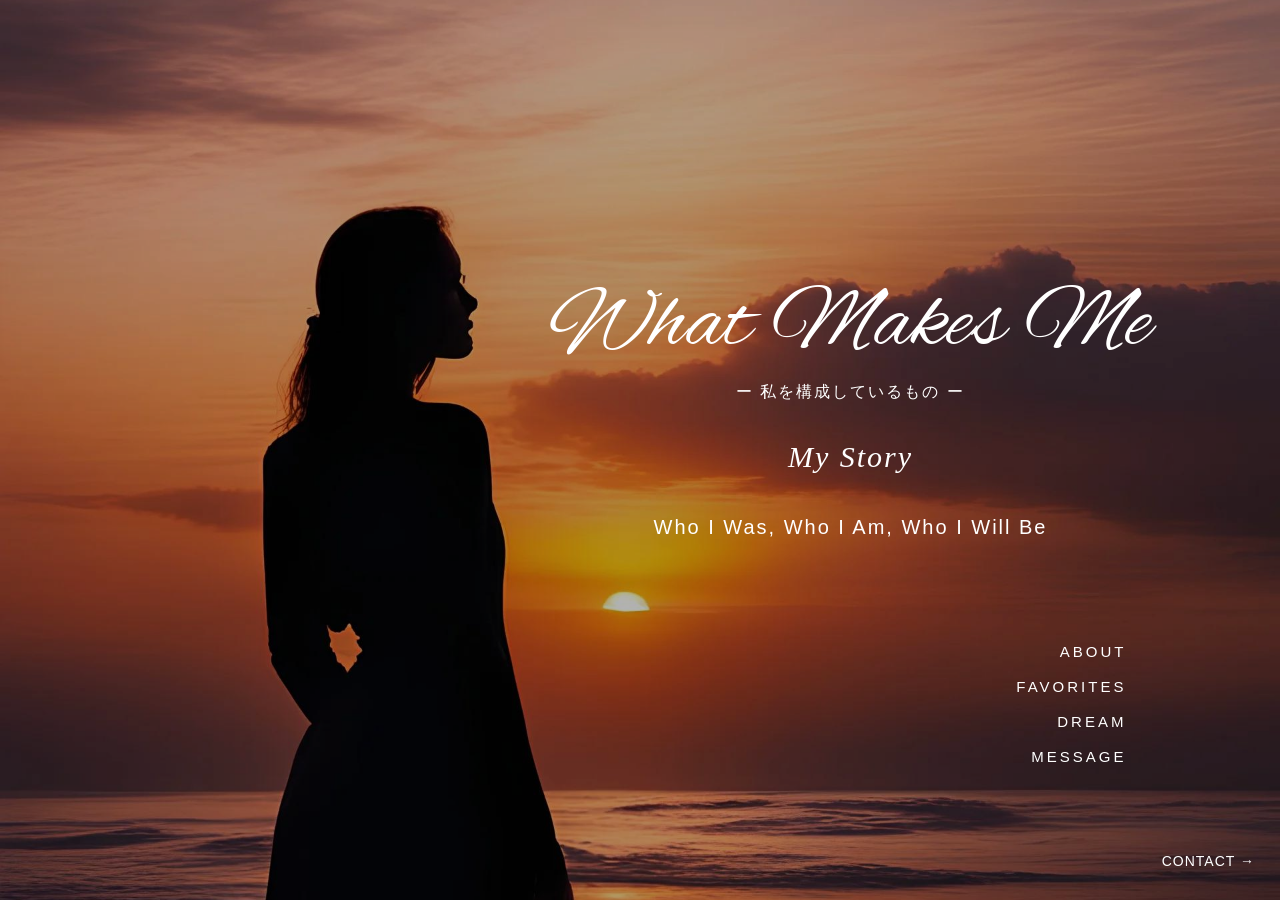
<file: index.html>
<!DOCTYPE html>
<html lang="ja">

<head>
    <meta charset="UTF-8">
    <meta name="viewport" content="width=device-width, initial-scale=1.0">
    <title>What Makes Me</title>
    <link rel="stylesheet" href="css/style.css">
    <link rel="preconnect" href="https://fonts.googleapis.com">
    <link rel="preconnect" href="https://fonts.gstatic.com" crossorigin>
    <link href="https://fonts.googleapis.com/css2?family=Alex+Brush&display=swap" rel="stylesheet">
</head>

<body>

    <!-- TOPページ -->
    <section class="hero">

        <div class="overlay"></div>

        <div class="hero-text">

            <h1>What Makes Me</h1>

            <p class="subtitle">
                ー 私を構成しているもの ー</p>
            <p class="top-my-story">My Story</p>
            <p class="concept">
                Who I Was, Who I Am, Who I Will Be</p>

        </div>

        <nav class="navigation">
            <a href="about.html" class="about">ABOUT</a>
            <a href="favorites.html" class="favorites">FAVORITES</a>
            <a href="dream.html" class="dream">DREAM</a>
            <a href="message.html" class="message">MESSAGE</a>
        </nav>

    </section>

    <!-- CONTACT -->
    <a href="contact.html" class="contact">
        CONTACT →
        <span>Let's talk.</span>
    </a>

    <script>

        const targets = document.querySelectorAll('.fade-up');

        const observer = new IntersectionObserver((entries) => {

            entries.forEach(entry => {

                if (entry.isIntersecting) {

                    entry.target.classList.add('show');

                }

            });

        });

        targets.forEach(target => {

            observer.observe(target);

        });

    </script>
</body>


</html>
</file>
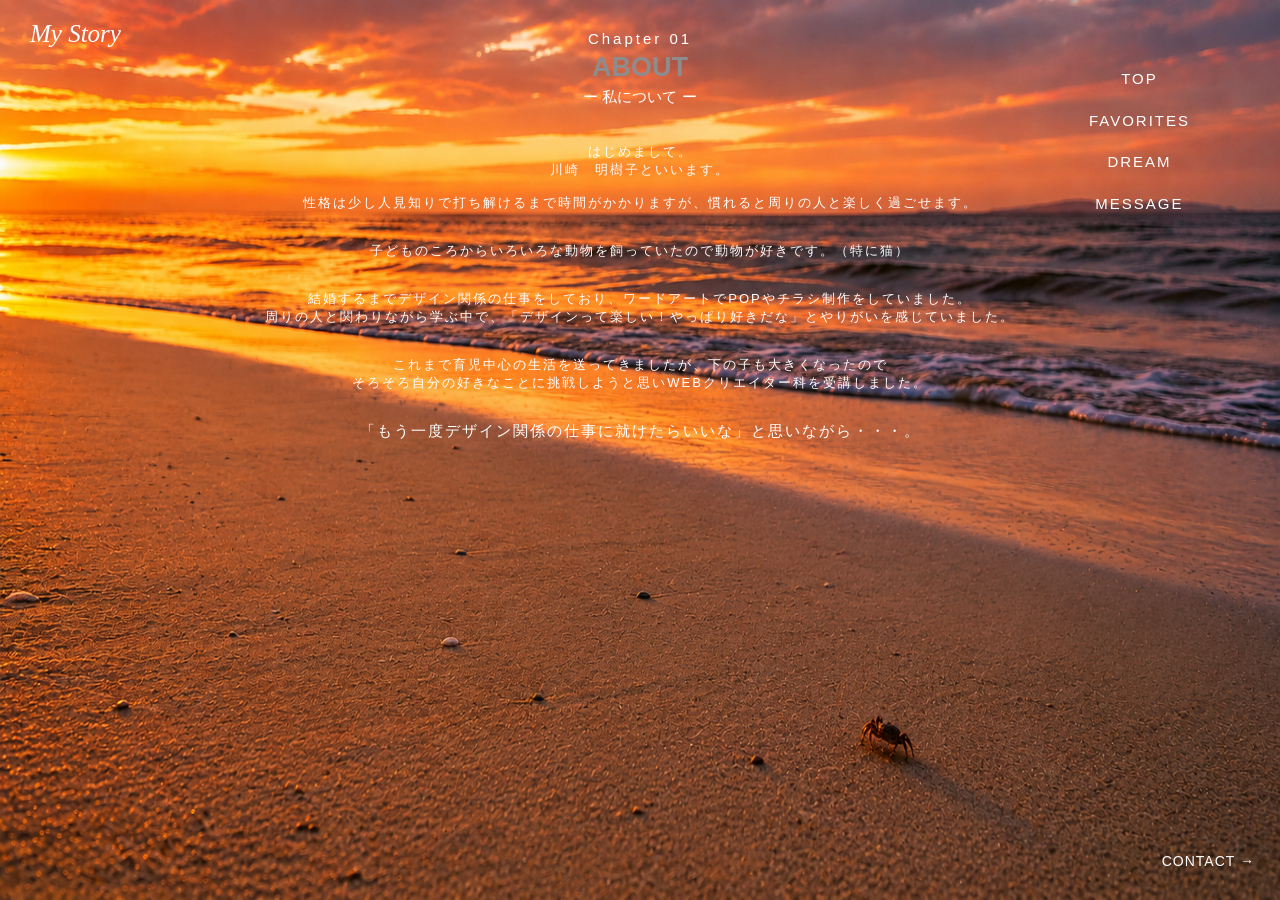
<file: about.html>
<!DOCTYPE html>
<html lang="ja">

<head>
    <meta charset="UTF-8">
    <meta name="viewport" content="width=device-width, initial-scale=1.0">
    <title>ABOUT</title>
    <link rel="stylesheet" href="css/style.css">
</head>

<body>
    <section class="about-page">
        <p class="my-story">My Story</p>
        <nav class="nav">
            <a href="index.html">TOP</a>
            <a href="favorites.html">FAVORITES</a>
            <a href="dream.html"> DREAM</a>
            <a href="message.html">MESSAGE</a>
        </nav>
        <p class="Chapter">Chapter 01</p>
        <h2>ABOUT</h2>
        <p>ー 私について ー</p>
        <br>
        <br>
        <p class="about-text">
            はじめまして。 <br>
            川崎　明樹子といいます。<br><br>
            性格は少し人見知りで打ち解けるまで時間がかかりますが、慣れると周りの人と楽しく過ごせます。<br><br><br>
            子どものころからいろいろな動物を飼っていたので動物が好きです。（特に猫）
            <br> <br><br>
            結婚するまでデザイン関係の仕事をしており、ワードアートでPOPやチラシ制作をしていました。<br>
            周りの人と関わりながら学ぶ中で、「デザインって楽しい！やっぱり好きだな」とやりがいを感じていました。
            <br> <br> <br>
            これまで育児中心の生活を送ってきましたが、下の子も大きくなったので <br>
            そろそろ自分の好きなことに挑戦しようと思いWEBクリエイター科を受講しました。 <br> <br><br>
        <p class="about-text1">「もう一度デザイン関係の仕事に就けたらいいな」と思いながら・・・。</p>
        </p>
    </section>

    <a href="contact.html" class="contact">
        CONTACT →
        <span>Let's talk.</span>
    </a>



</body>

</html>
</file>
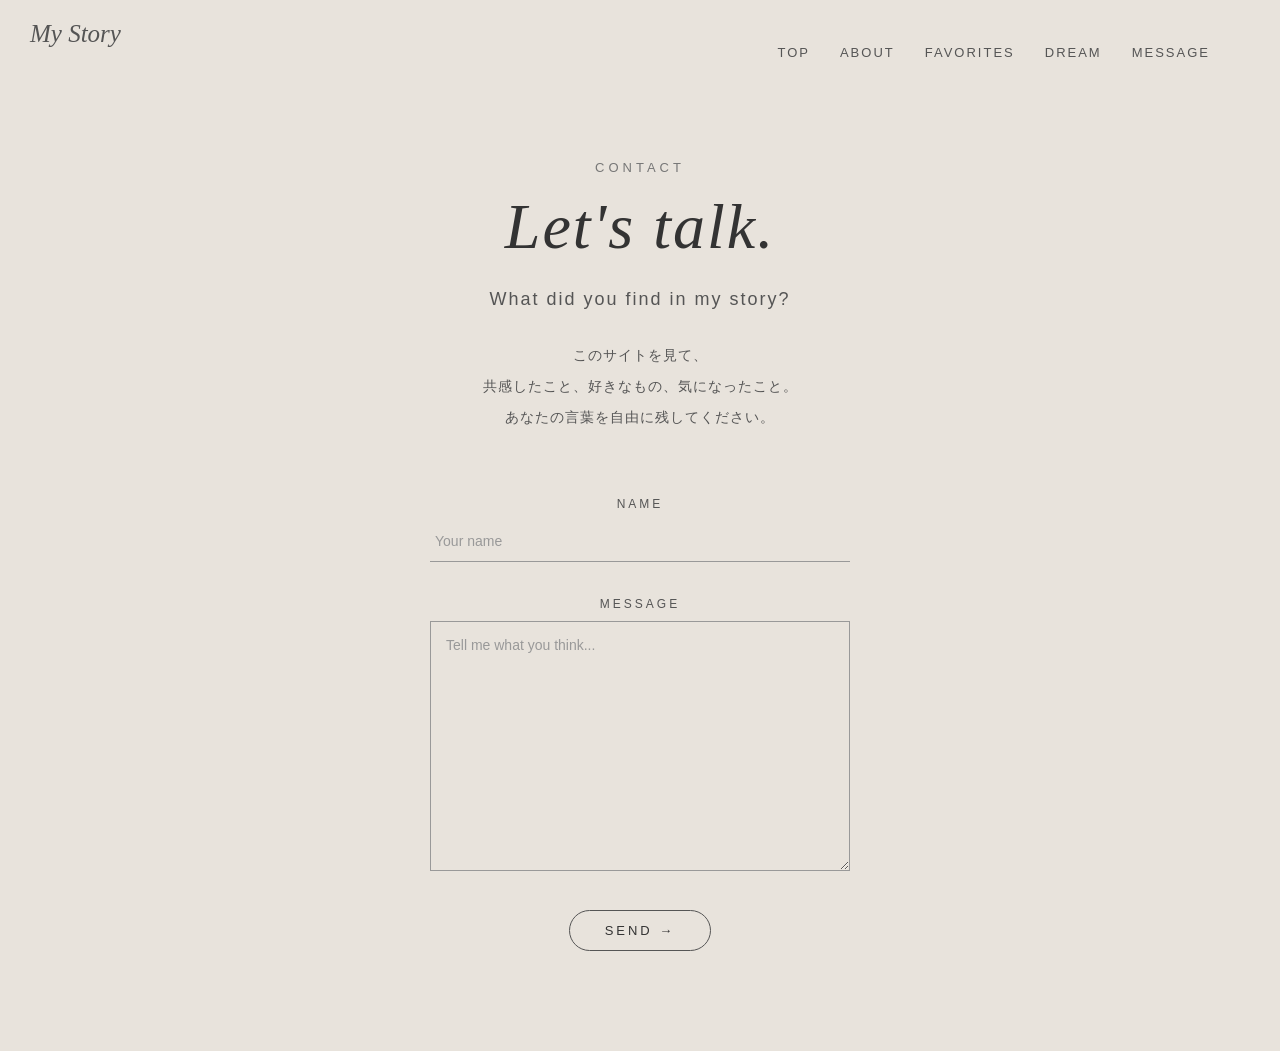
<file: contact.html>
<!DOCTYPE html>
<html lang="ja">

<head>
    <meta charset="UTF-8">
    <meta name="viewport" content="width=device-width, initial-scale=1.0">
    <title>CONTACT</title>
    <link rel="stylesheet" href="css/style.css">
</head>

<body>

    <main class="contact-page">

        <!-- My Story -->
        <p class="my-story">My Story</p>

        <!-- ナビゲーション -->
        <nav class="contact-nav">
            <a href="index.html">TOP</a>
            <a href="about.html">ABOUT</a>
            <a href="favorites.html">FAVORITES</a>
            <a href="dream.html">DREAM</a>
            <a href="message.html">MESSAGE</a>
        </nav>

        <!-- CONTACTメイン -->
        <section class="contact-content">

            <p class="contact-label">CONTACT</p>

            <h1>Let's talk.</h1>

            <p class="contact-question">
                What did you find in my story?
            </p>

            <p class="contact-intro">
                このサイトを見て、<br>
                共感したこと、好きなもの、気になったこと。<br>
                あなたの言葉を自由に残してください。
            </p>

            <!-- メッセージフォーム -->
            <form class="contact-form">

                <div class="form-group">
                    <label for="name">NAME</label>
                    <input type="text" id="name" name="name" placeholder="Your name">
                </div>

                <div class="form-group">
                    <label for="message">MESSAGE</label>
                    <textarea id="message" name="message" placeholder="Tell me what you think..."></textarea>
                </div>

                <button type="submit">SEND →</button>

            </form>

        </section>

    </main>

</body>

</html>
</file>
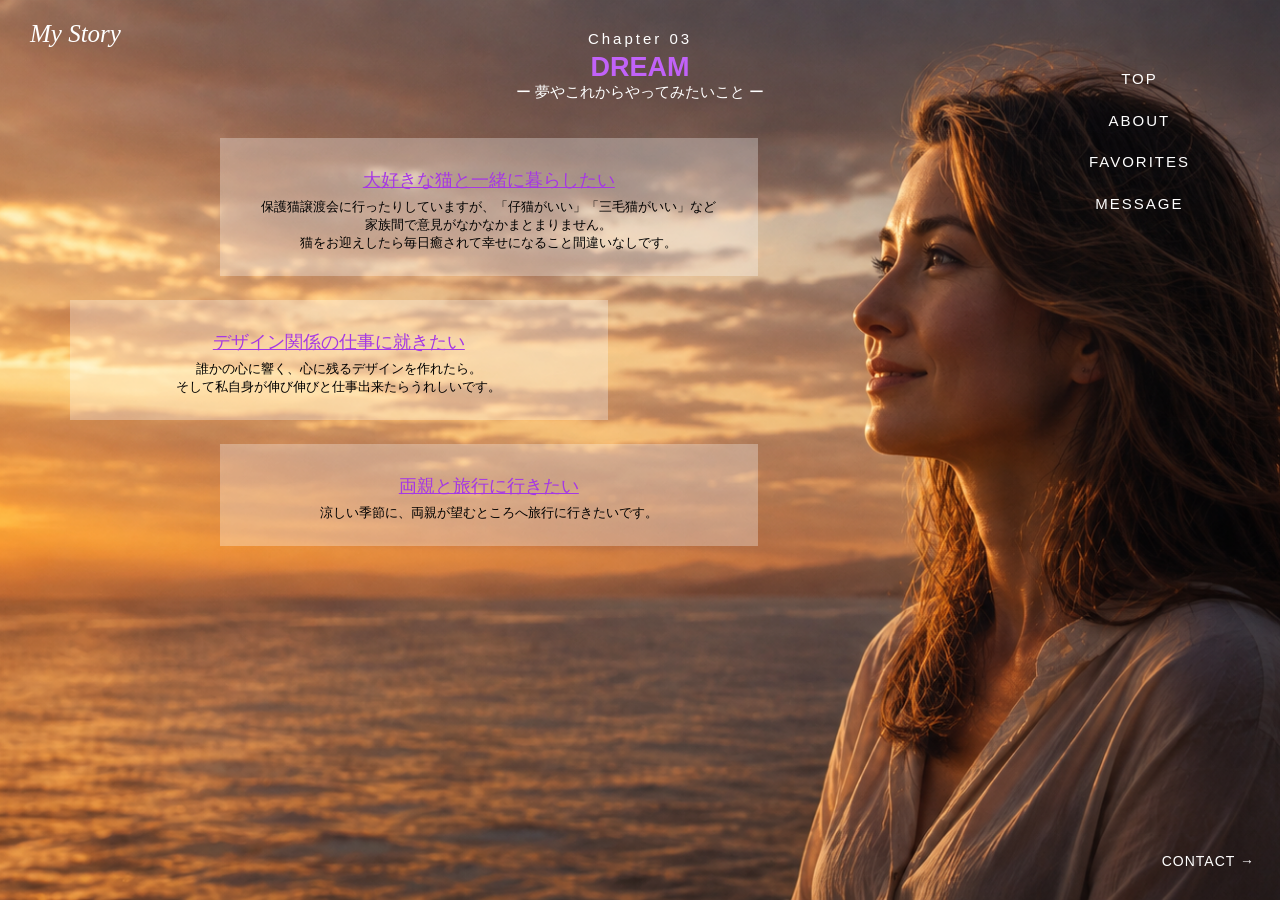
<file: dream.html>
<!DOCTYPE html>
<html lang="ja">

<head>
    <meta charset="UTF-8">
    <meta name="viewport" content="width=device-width, initial-scale=1.0">
    <title>DREAM</title>
    <link rel="stylesheet" href="css/style.css">
</head>

<body>
    <section class="dream-page">
        <p class="my-story">My Story</p>
        <nav class="nav">
            <a href="index.html">TOP</a>
            <a href="about.html"> ABOUT</a>
            <a href="favorites.html">FAVORITES</a>
            <a href="message.html">MESSAGE</a>
        </nav>
        <p class="Chapter">Chapter 03</p>
        <h2>DREAM</h2>
        <p>ー 夢やこれからやってみたいこと ー</p>
        <br><br>
        <div class="about-dream">
            <dl>
                <div class="box-r">
                    <dt>大好きな猫と一緒に暮らしたい</dt>
                    <dd>保護猫譲渡会に行ったりしていますが、「仔猫がいい」「三毛猫がいい」など <br>
                        家族間で意見がなかなかまとまりません。 <br>
                        猫をお迎えしたら毎日癒されて幸せになること間違いなしです。</dd>
                </div>

                <div class="box-l">
                    <dt>デザイン関係の仕事に就きたい</dt>
                    <dd>誰かの心に響く、心に残るデザインを作れたら。 <br>
                        そして私自身が伸び伸びと仕事出来たらうれしいです。</dd>
                </div>

                <div class="box-r">
                    <dt>両親と旅行に行きたい</dt>
                    <dd>涼しい季節に、両親が望むところへ旅行に行きたいです。</dd>
                </div>

            </dl>
        </div>

        <a href="contact.html" class="contact">
            CONTACT →
            <span>Let's talk.</span>
        </a>
    </section>

</body>

</html>
</file>
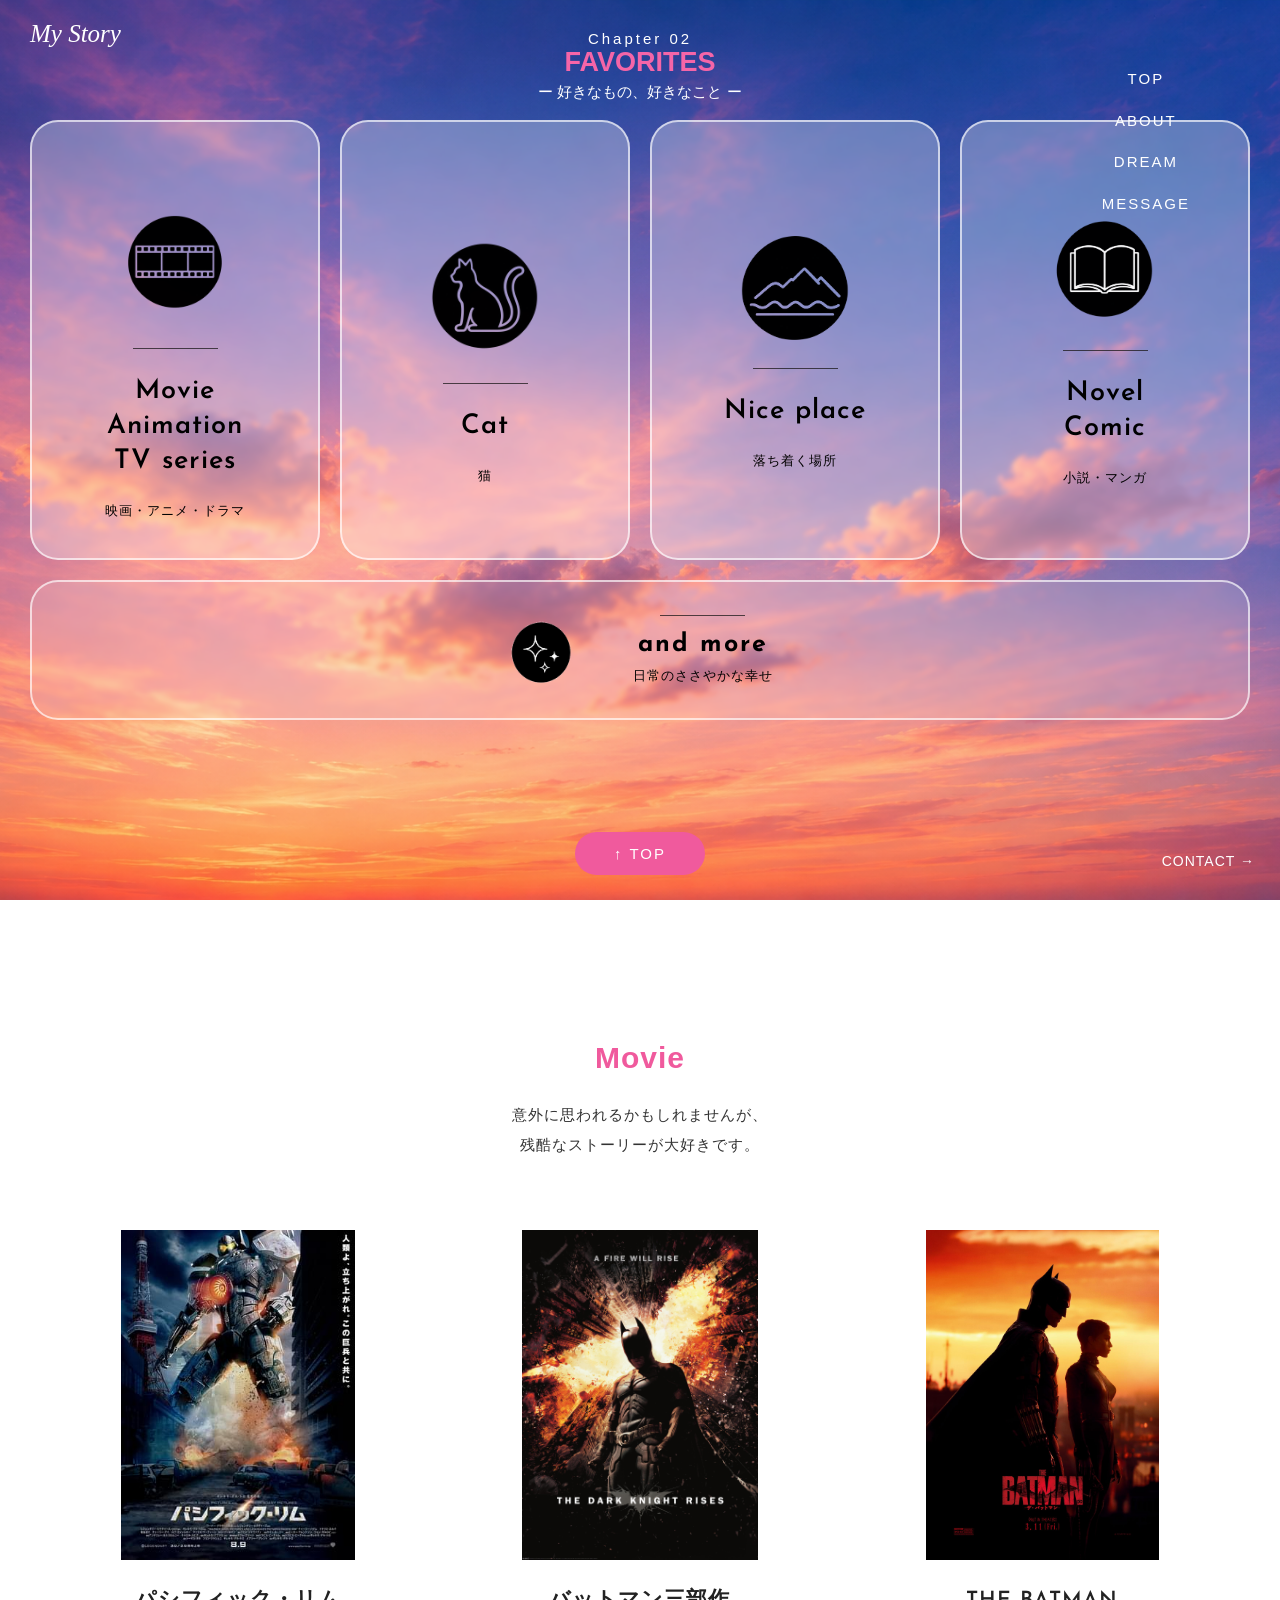
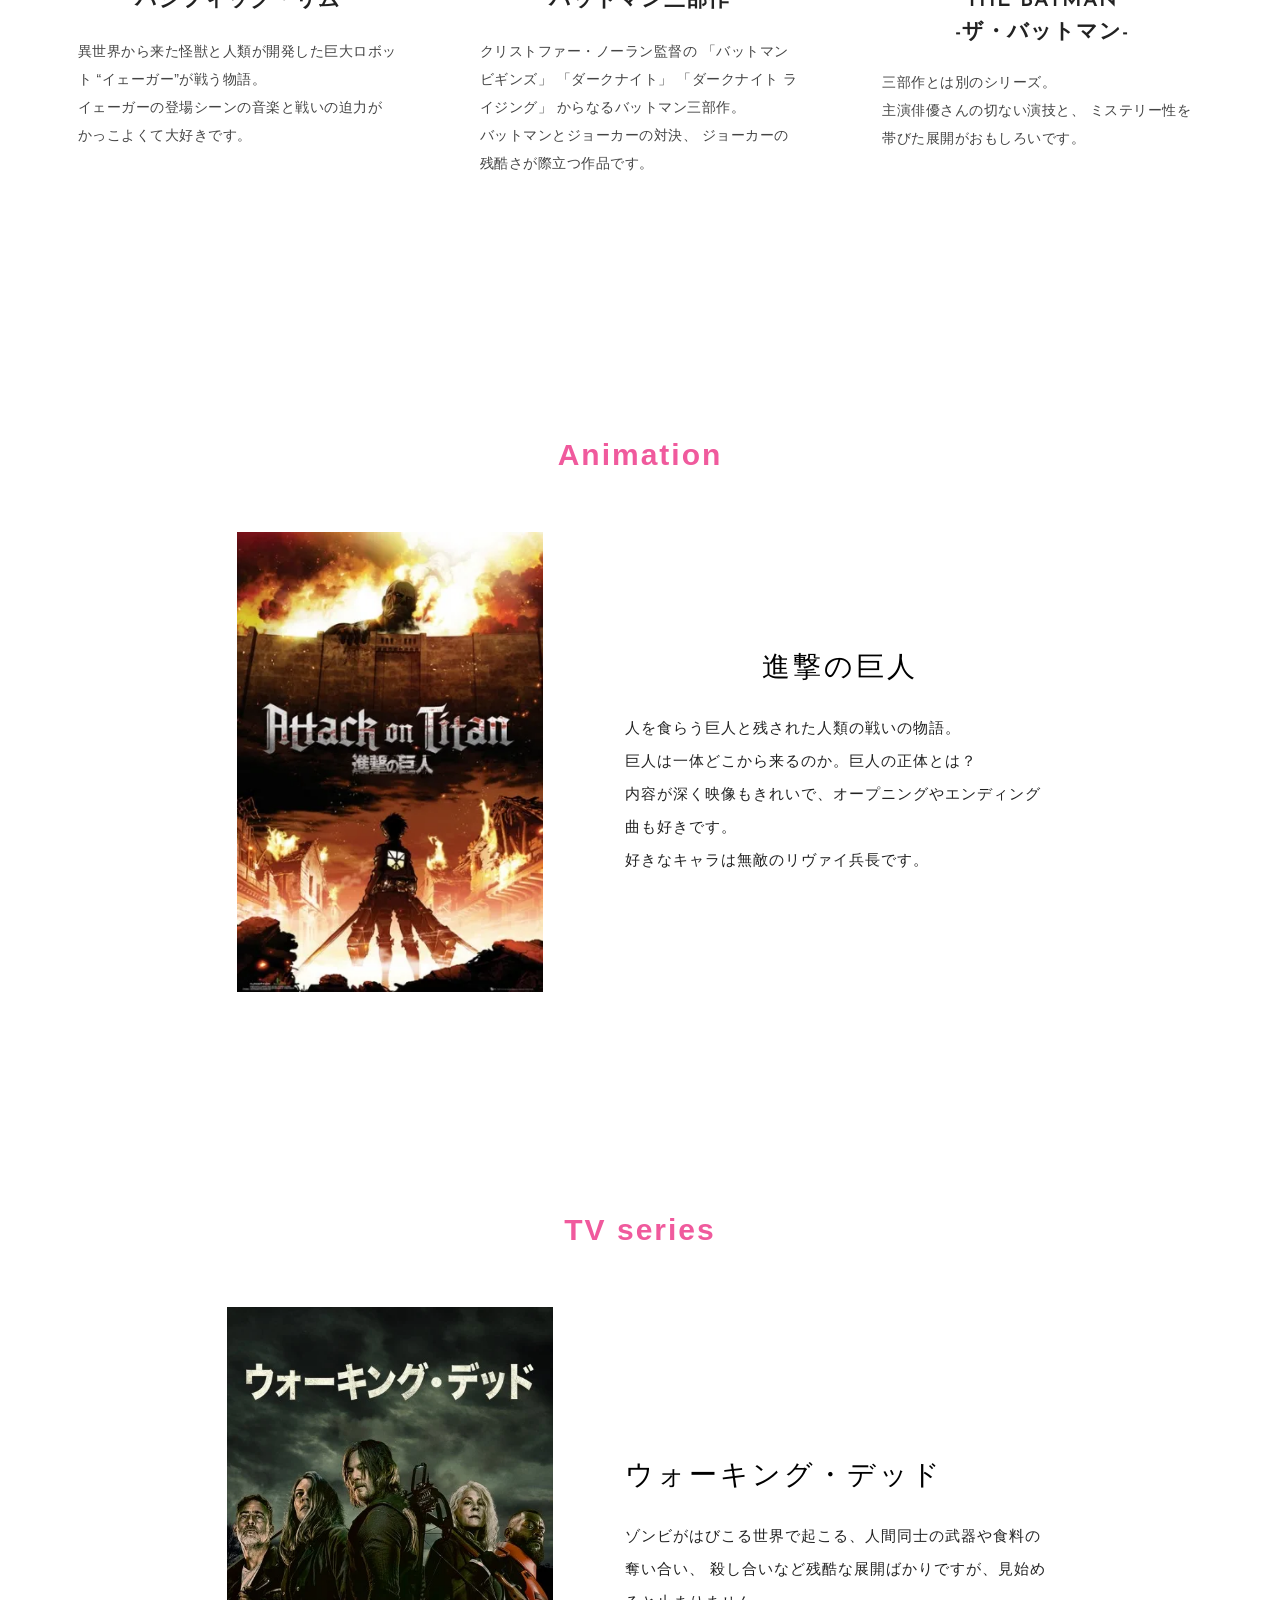
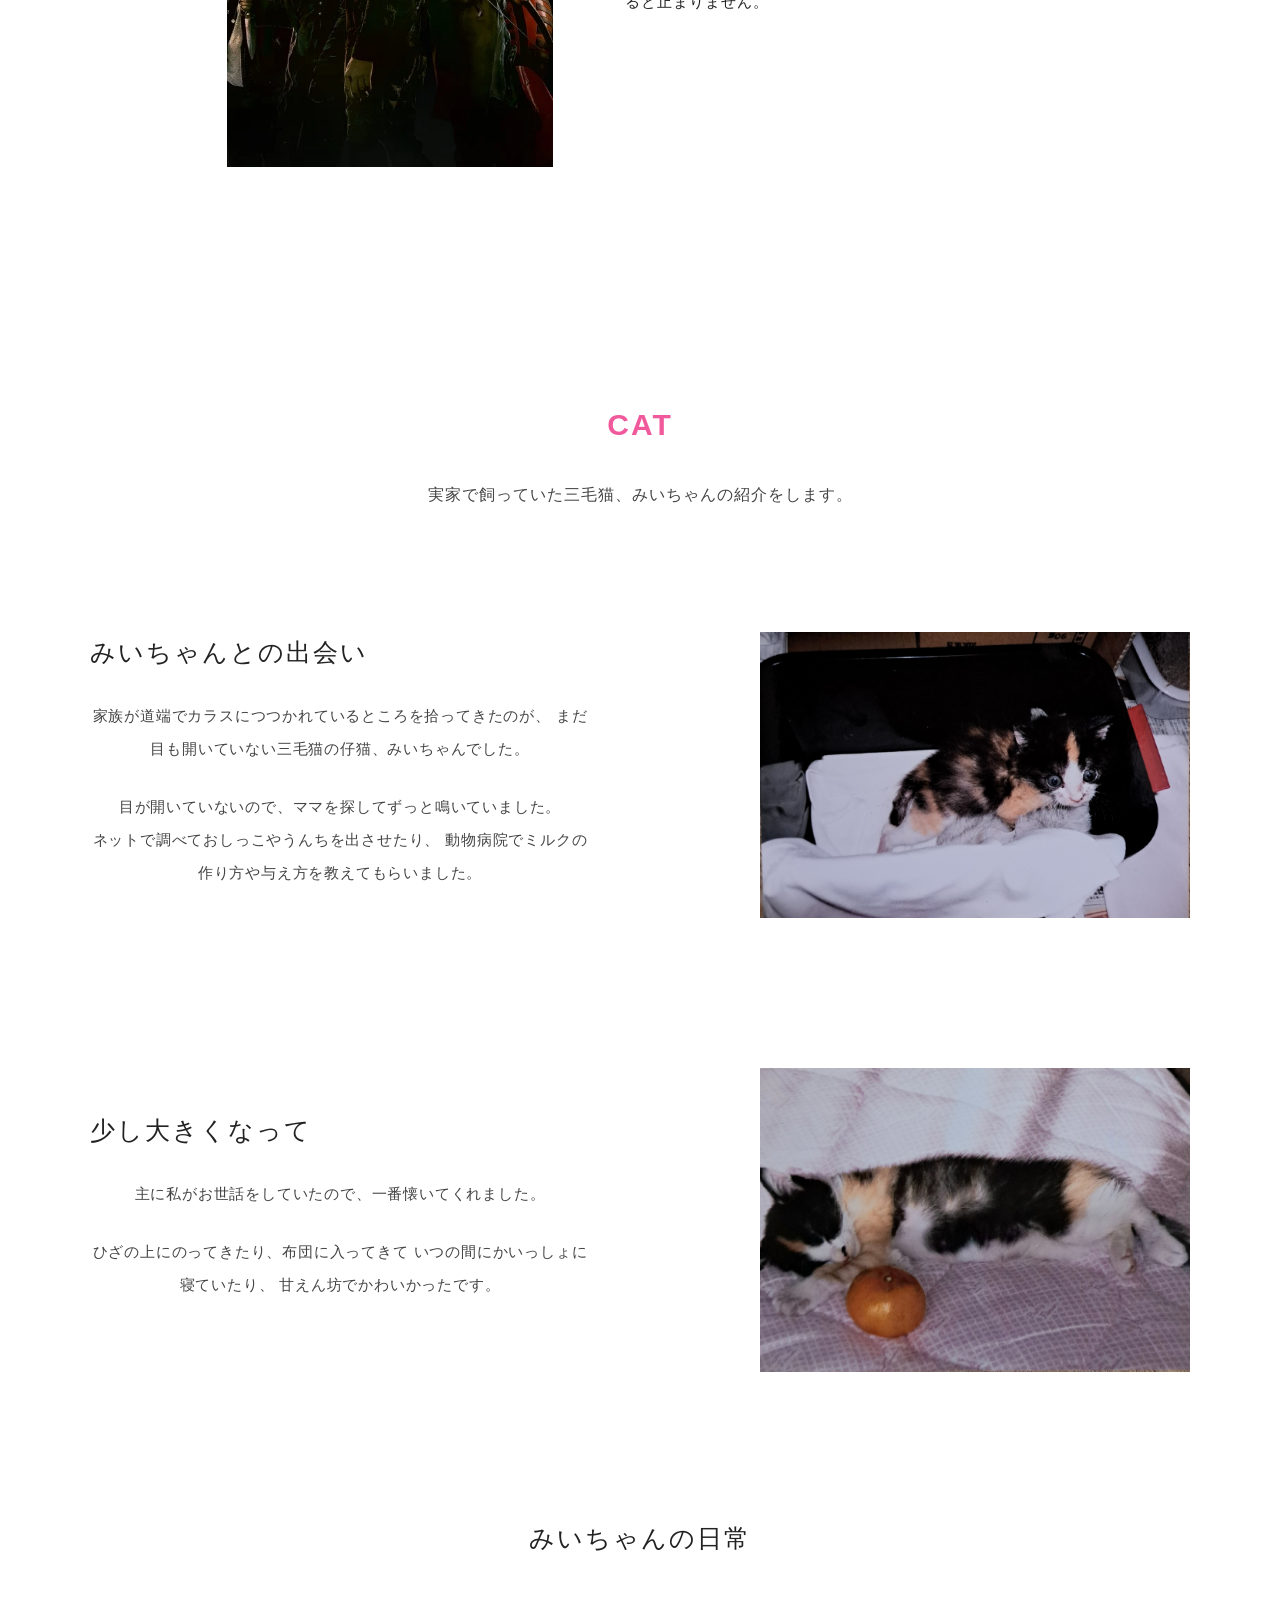
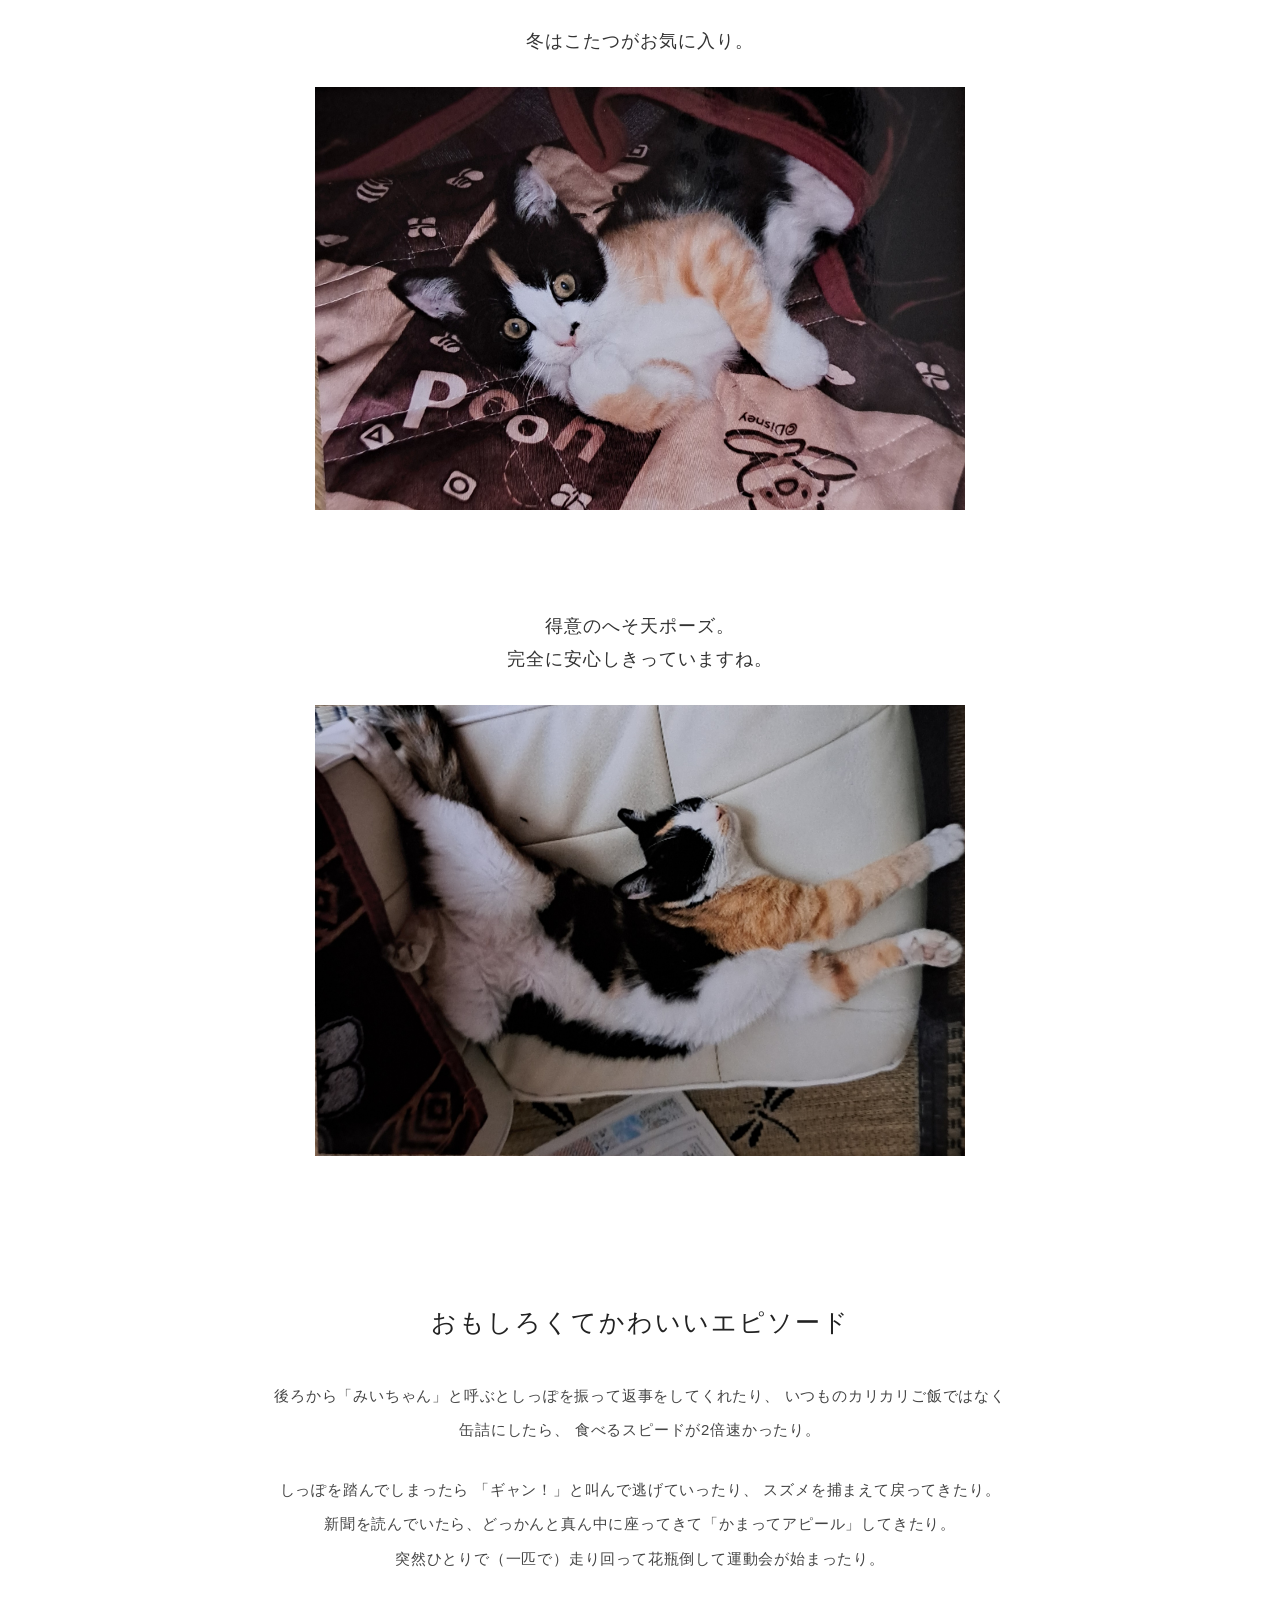
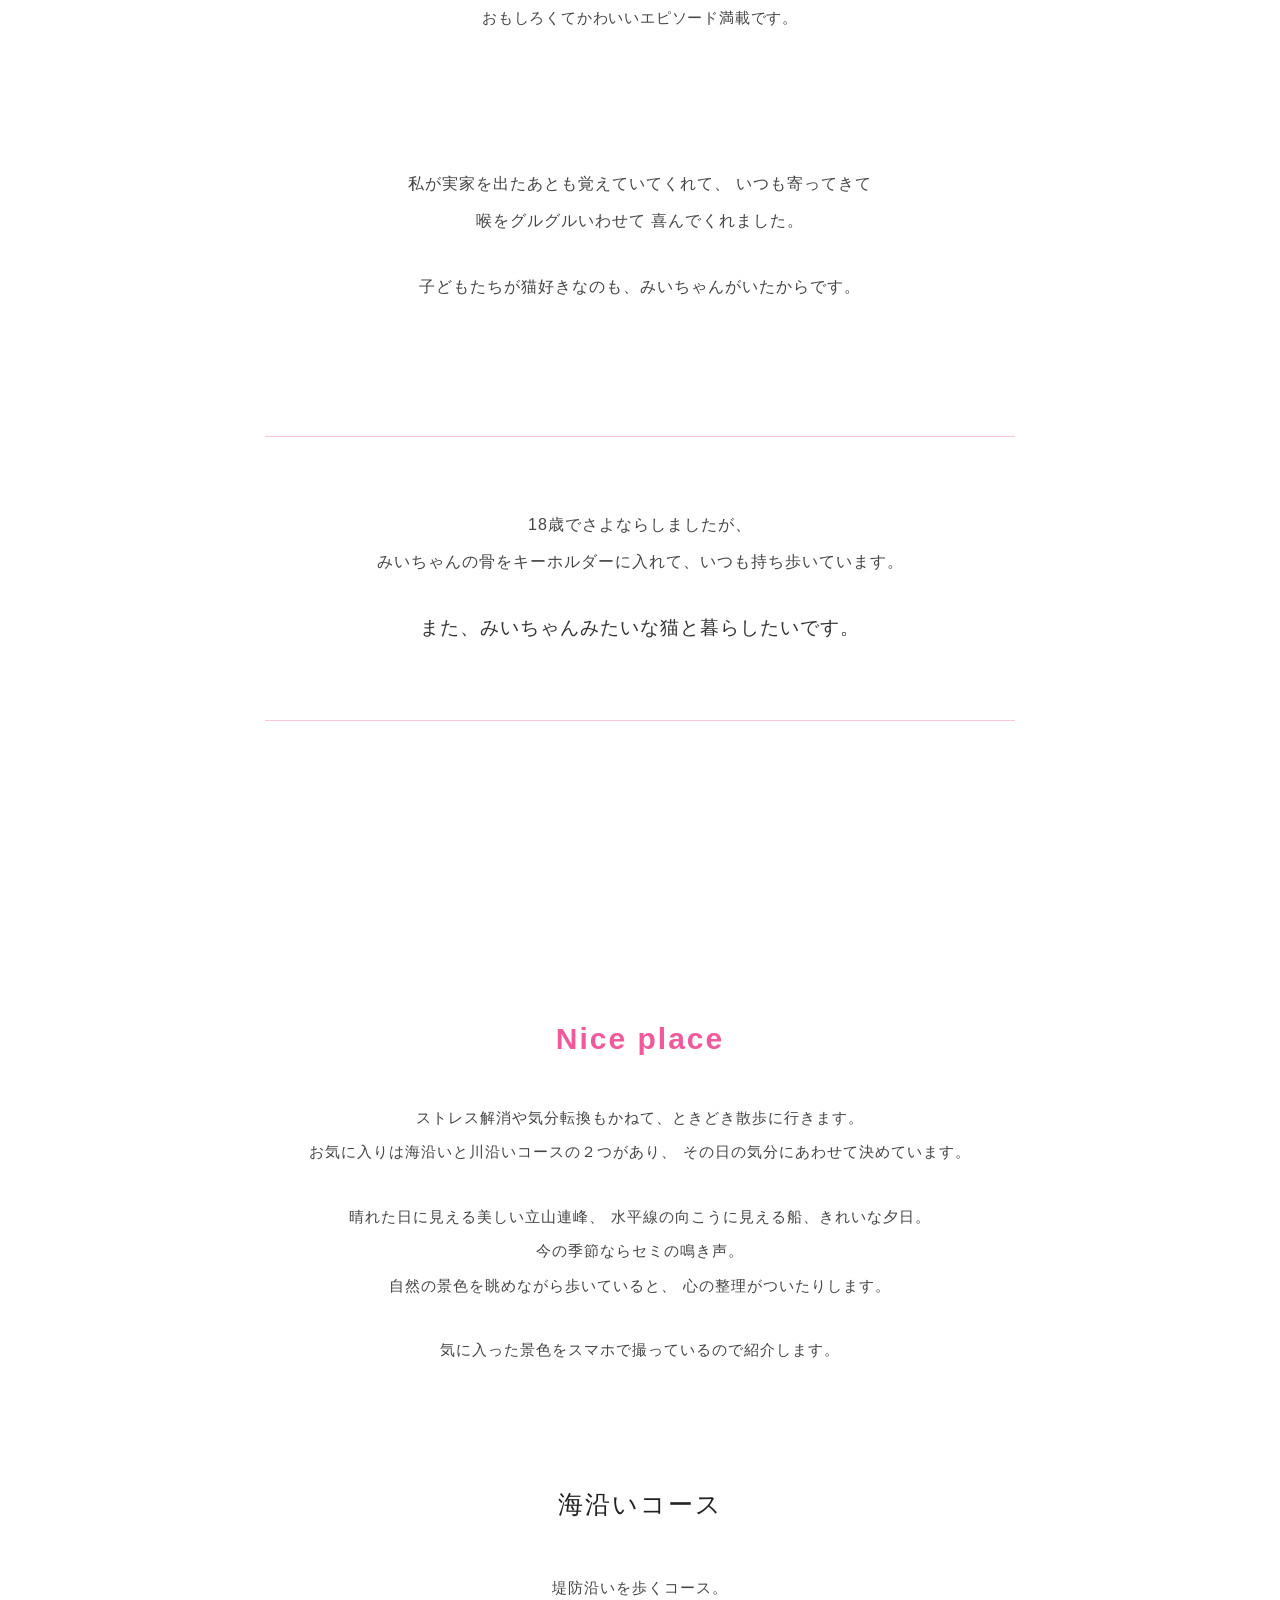
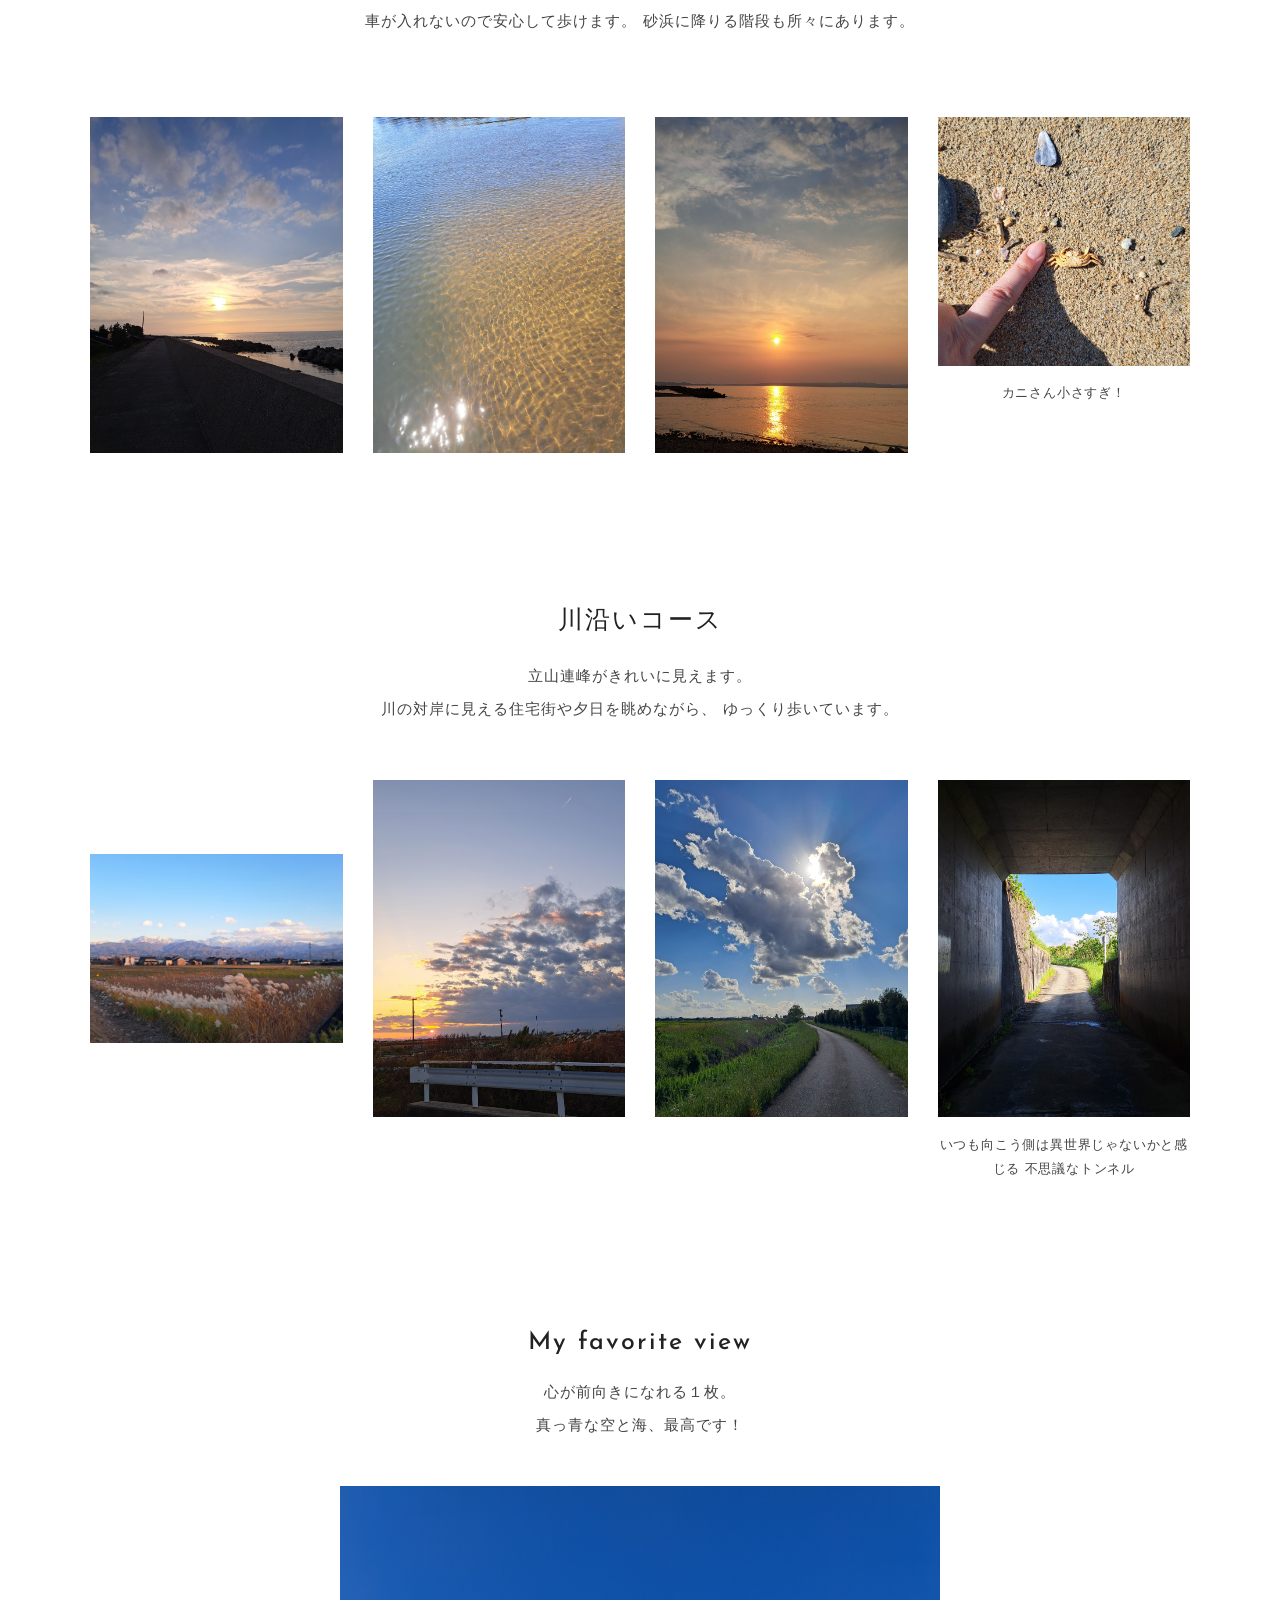
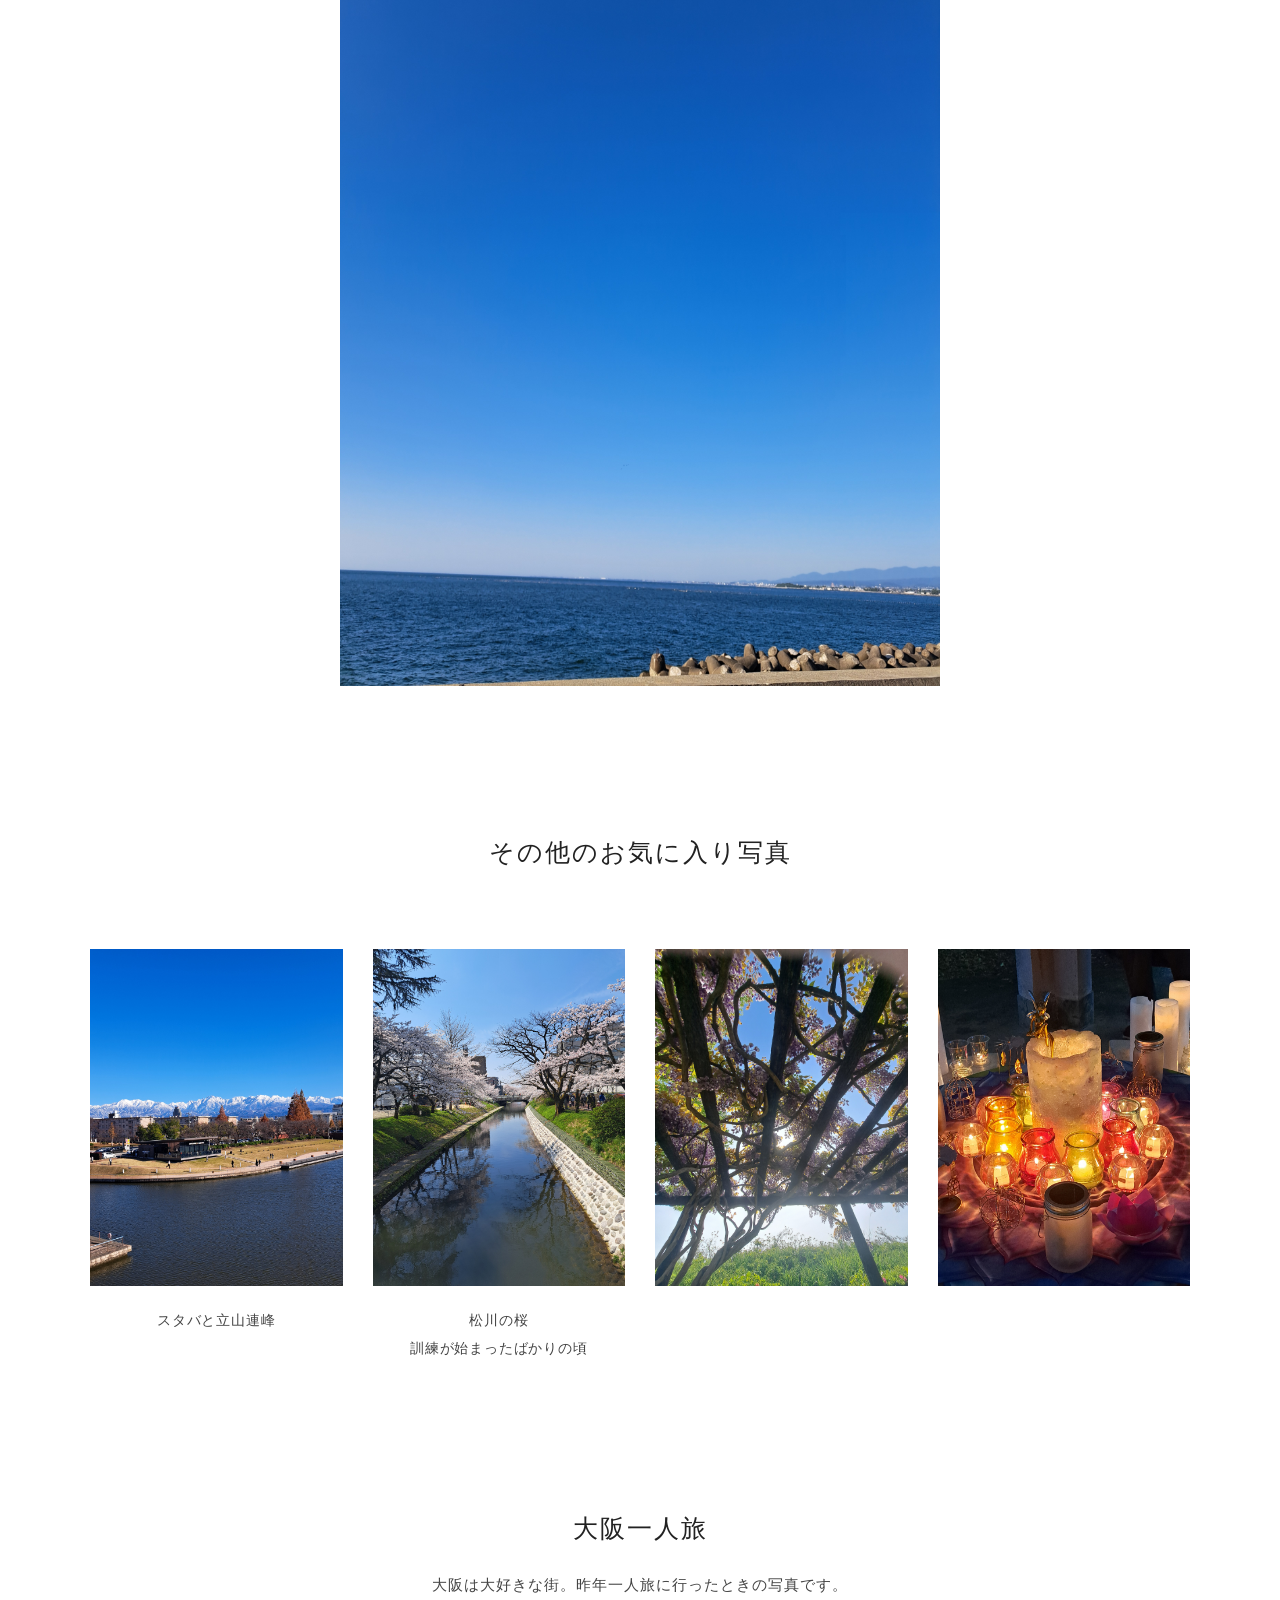
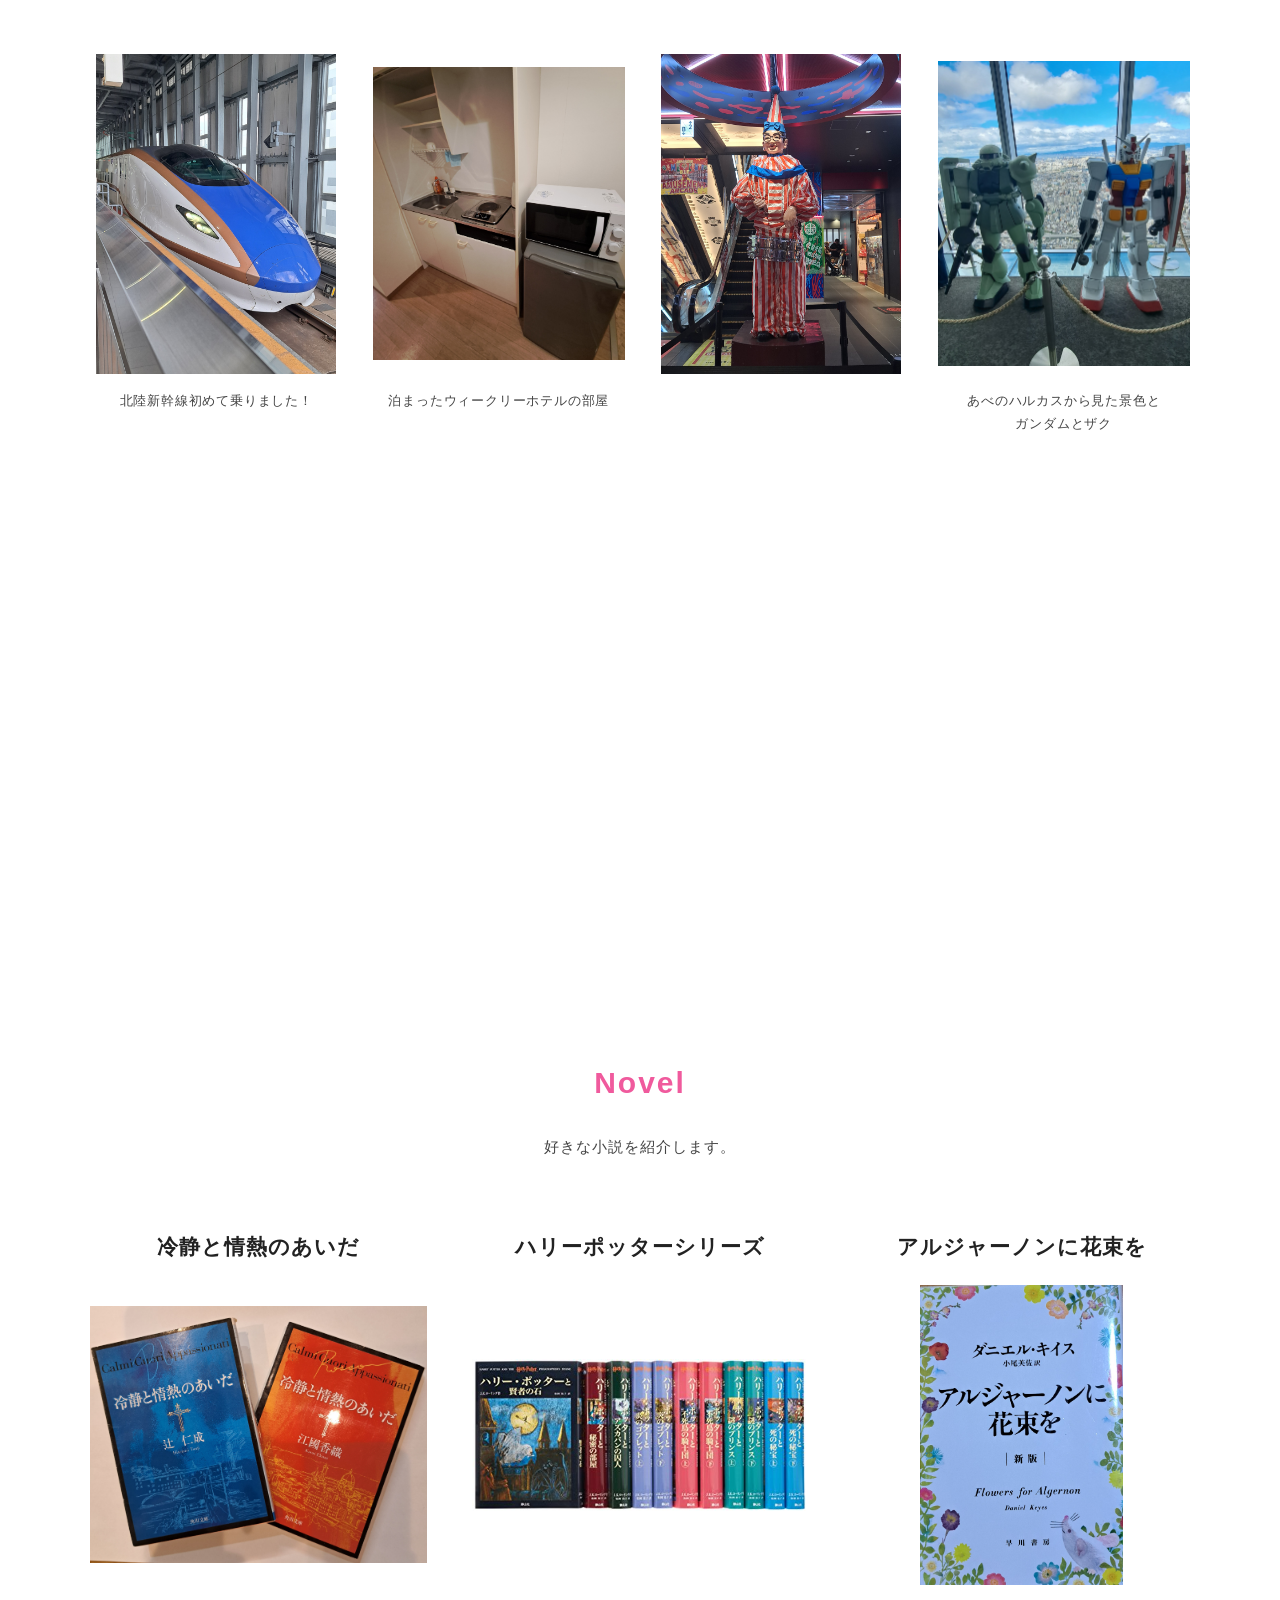
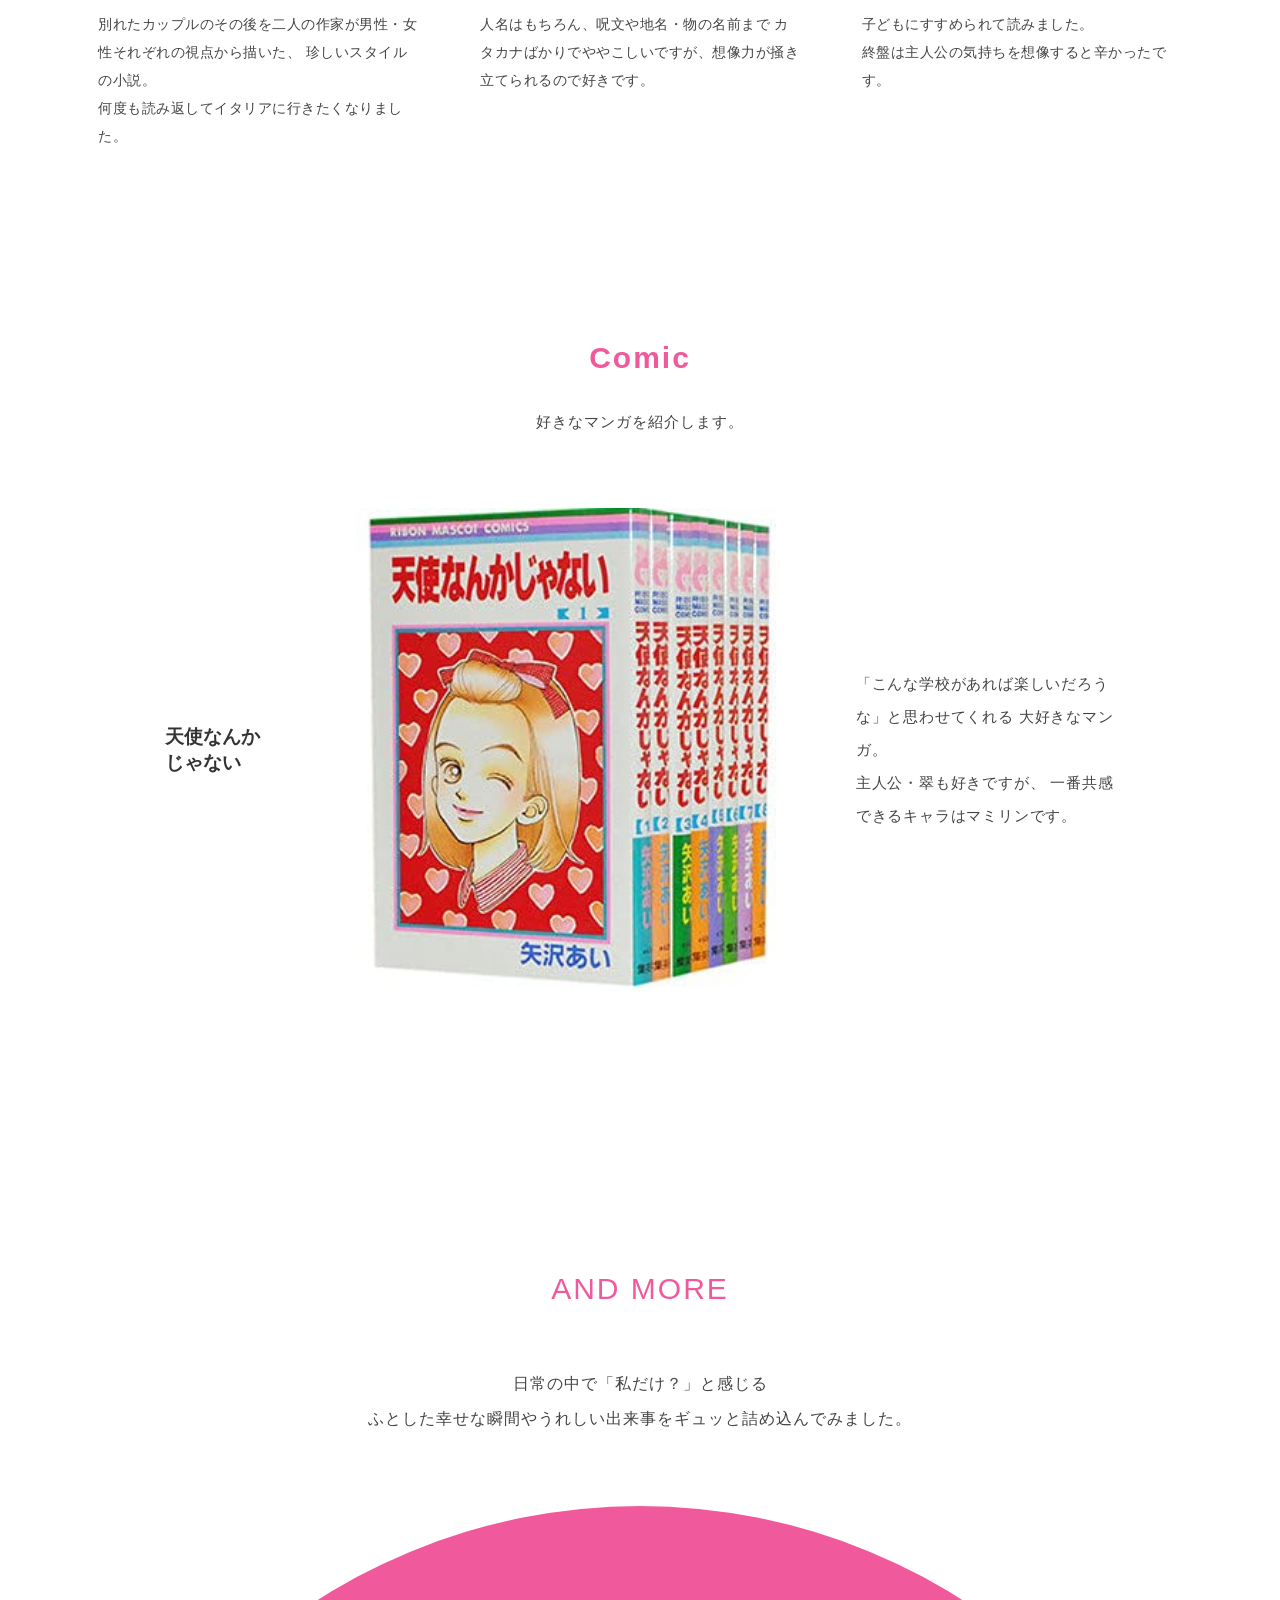
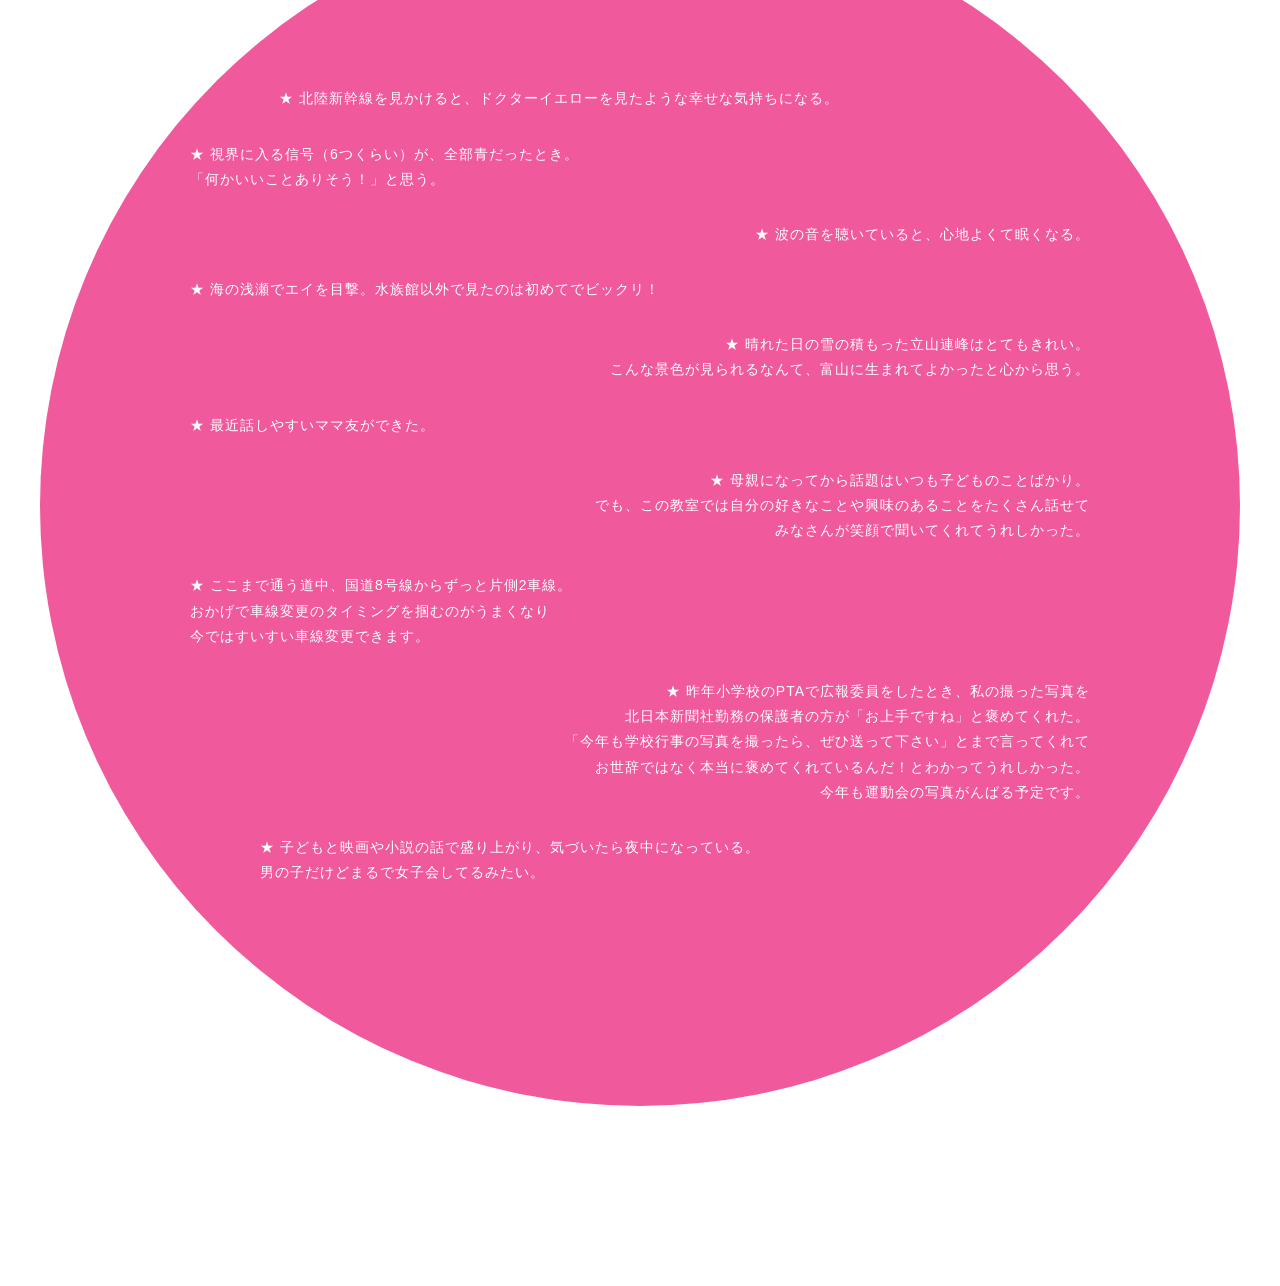
<file: favorites.html>
<!DOCTYPE html>
<html lang="ja">

<head>
    <meta charset="UTF-8">
    <meta name="viewport" content="width=device-width, initial-scale=1.0">
    <title>FAVORITES</title>
    <link rel="stylesheet" href="css/style.css">
    <link rel="preconnect" href="https://fonts.googleapis.com">
    <link rel="preconnect" href="https://fonts.gstatic.com" crossorigin>
    <link href="https://fonts.googleapis.com/css2?family=Josefin+Sans:wght@500;600;700&display=swap" rel="stylesheet">
</head>

<body>

    <section id="favorites-top" class="favorites-page">

        <p class="my-story">My Story</p>

        <nav class="nav">
            <a href="index.html">TOP</a>
            <a href="about.html">ABOUT</a>
            <a href="dream.html">DREAM</a>
            <a href="message.html">MESSAGE</a>
        </nav>

        <p class="Chapter">Chapter 02</p>

        <h2>FAVORITES</h2>

        <p>ー 好きなもの、好きなこと ー</p>

        <br>


        <!-- =========================
             FAVORITESカテゴリー
        ========================== -->

        <section class="favorites-content">

            <!-- MOVIE / ANIMATION / TV SERIES -->
            <a href="#movie" class="favorite-card">

                <div class="favorite-icon1">
                    <img src="images/film.icon.png" alt="映画・アニメ・ドラマ">
                </div>

                <div class="favorite-line"></div>

                <h3>
                    Movie<br>
                    Animation<br>
                    TV series
                </h3>

                <p>映画・アニメ・ドラマ</p>

            </a>


            <!-- CAT -->
            <a href="#cat" class="favorite-card">

                <div class="favorite-icon1">
                    <img src="images/caticon.png" alt="猫">
                </div>

                <div class="favorite-line"></div>

                <h3>Cat</h3>

                <p>猫</p>

            </a>


            <!-- PLACE -->
            <a href="#nice-place" class="favorite-card">
                <div class="favorite-icon">
                    <img src="images/sea.icon.png" alt="落ち着く場所">
                </div>

                <div class="favorite-line"></div>

                <h3>Nice place</h3>

                <p>落ち着く場所</p>

            </a>


            <!-- NOVEL / COMIC -->
            <a href="#novel" class="favorite-card">

                <div class="favorite-icon">
                    <img src="images/book.icon.png" alt="小説・マンガ">
                </div>

                <div class="favorite-line"></div>

                <h3>
                    Novel<br>
                    Comic
                </h3>

                <p>小説・マンガ</p>

            </a>


            <!-- AND MORE -->
            <a href="#and-more" class="favorite-more">

                <div class="more-icon">
                    <img src="images/and.icon.png" alt="その他いろいろ">
                </div>

                <div class="favorite-more-text">

                    <div class="favorite-line"></div>

                    <h3>and more</h3>

                    <p>
                        日常のささやかな幸せ
                    </p>

                </div>

            </a>

        </section>
    </section>


    <!-- =========================
             MOVIE
        ========================== -->

    <section id="movie" class="favorites-section movie-section">

        <div class="section-title">
            <p class="section-number">01</p>
            <h2>Movie</h2>
        </div>


        <p class="section-intro">
            意外に思われるかもしれませんが、<br>
            残酷なストーリーが大好きです。
        </p>


        <!-- Movie作品一覧 -->
        <div class="movie-list">


            <!-- PACIFIC RIM -->
            <article class="movie-item">

                <div class="movie-image">
                    <img src="images/リムposter.jpg" alt="パシフィック・リム">
                </div>

                <h3>パシフィック・リム</h3>

                <p class="movie-comment">
                    異世界から来た怪獣と人類が開発した巨大ロボット
                    “イェーガー”が戦う物語。<br>
                    イェーガーの登場シーンの音楽と戦いの迫力が <br>かっこよくて大好きです。
                </p>

            </article>


            <!-- THE DARK KNIGHT TRILOGY -->
            <article class="movie-item">

                <div class="movie-image">
                    <img src="images/ダークナイトポスター.jpg" alt="ダークナイト三部作">
                </div>

                <h3>バットマン三部作</h3>

                <p class="movie-comment">
                    クリストファー・ノーラン監督の
                    「バットマン ビギンズ」
                    「ダークナイト」
                    「ダークナイト ライジング」
                    からなるバットマン三部作。<br>
                    バットマンとジョーカーの対決、
                    ジョーカーの残酷さが際立つ作品です。
                </p>

            </article>


            <!-- THE BATMAN -->
            <article class="movie-item">

                <div class="movie-image">
                    <img src="images/thebatmanポスター.jpg" alt="THE BATMAN -ザ・バットマン-">
                </div>

                <h3>THE BATMAN<br>-ザ・バットマン-</h3>

                <p class="movie-comment">
                    三部作とは別のシリーズ。<br>
                    主演俳優さんの切ない演技と、
                    ミステリー性を帯びた展開がおもしろいです。 <br>
                </p>

            </article>


        </div>

    </section>

    <!-- =========================
             ANIMATION
        ========================== -->

    <section id="animation" class="favorites-section animation-section">

        <div class="section-title">

            <p class="section-number">02</p>

            <h2>Animation</h2>

        </div>


        <div class="animation-item">

            <div class="animation-image">
                <img src="images/進撃の巨人ポスター.webp" alt="進撃の巨人">
            </div>

            <div class="animation-text">

                <h3>進撃の巨人</h3>

                <p class="animation-comment">
                    人を食らう巨人と残された人類の戦いの物語。 <br>
                    巨人は一体どこから来るのか。巨人の正体とは？ <br>
                    内容が深く映像もきれいで、オープニングやエンディング曲も好きです。<br>
                    好きなキャラは無敵のリヴァイ兵長です。
                </p>

            </div>

        </div>

    </section>

    <!-- =========================
             TV SERIES
        ========================== -->

    <section id="tv-series" class="favorites-section tv-section">

        <div class="section-title">

            <p class="section-number">03</p>

            <h2>TV series</h2>

        </div>


        <div class="tv-item">

            <div class="tv-image">
                <img src="images/ウオーキングデッド１.webp" alt="TV series">
            </div>

            <div class="tv-text">

                <h3>ウォーキング・デッド</h3>

                <p class="tv-comment">
                    ゾンビがはびこる世界で起こる、人間同士の武器や食料の奪い合い、
                    殺し合いなど残酷な展開ばかりですが、見始めると止まりません。<br>
                   
                </p>

            </div>

        </div>

    </section>




    <!-- =========================
     CAT
========================= -->

    <section id="cat" class="favorites-section cat-section">

        <!-- ページタイトル -->
        <div class="section-title">
            <p class="section-number">04</p>
            <h2>CAT</h2>
        </div>


        <!-- INTRO -->
        <div class="cat-intro">

            <p>
                実家で飼っていた三毛猫、みいちゃんの紹介をします。
            </p>

        </div>


        <!-- =========================
         みいちゃんとの出会い
    ========================== -->

        <div class="cat-story">

            <div class="cat-text">

                <h3>みいちゃんとの出会い</h3>

                <p>
                    家族が道端でカラスにつつかれているところを拾ってきたのが、
                    まだ目も開いていない三毛猫の仔猫、みいちゃんでした。
                </p>

                <p>
                    目が開いていないので、ママを探してずっと鳴いていました。<br>
                    ネットで調べておしっこやうんちを出させたり、
                    動物病院でミルクの作り方や与え方を教えてもらいました。
                </p>

            </div>

            <div class="cat-image">
                <!-- 画像①：拾ってきたばかりのみいちゃん -->
                <img src="images/猫/出会ったばかり.jpg" alt="拾ってきたばかりのみいちゃん">
            </div>

        </div>


        <!-- =========================
         少し大きくなって
    ========================== -->

        <div class="cat-story reverse">

            <div class="cat-image">
                <!-- 画像②：少し大きくなったみいちゃん -->
                <img src="images/猫/少し大きく.jpg" alt="少し大きくなったみいちゃん">
            </div>

            <div class="cat-text">

                <h3>少し大きくなって</h3>

                <p>
                    主に私がお世話をしていたので、一番懐いてくれました。
                </p>

                <p>
                    ひざの上にのってきたり、布団に入ってきて
                    いつの間にかいっしょに寝ていたり、
                    甘えん坊でかわいかったです。
                </p>

            </div>

        </div>


        <!-- =========================
         みいちゃんの日常
    ========================== -->

        <div class="cat-memory">

            <h3>みいちゃんの日常</h3>

            <!-- こたつ -->
            <div class="cat-memory-item">

                <p>冬はこたつがお気に入り。</p>

                <div class="cat-image">
                    <!-- 画像③：こたつに入っているみいちゃん -->
                    <img src="images/猫/こたつ.jpg" alt="こたつに入っているみいちゃん">
                </div>

            </div>


            <!-- へそ天 -->
            <div class="cat-memory-item">

                <p>得意のへそ天ポーズ。<br>完全に安心しきっていますね。</p>

                <div class="cat-image">
                    <!-- 画像④：へそ天しているみいちゃん -->
                    <img src="images/猫/へそ天.jpg" alt="へそ天しているみいちゃん">
                </div>

            </div>

        </div>


        <!-- =========================
         おもしろくてかわいいエピソード
    ========================== -->

        <div class="cat-episodes">

            <h3>おもしろくてかわいいエピソード</h3>

            <p>
                後ろから「みいちゃん」と呼ぶとしっぽを振って返事をしてくれたり、
                いつものカリカリご飯ではなく <br>缶詰にしたら、
                食べるスピードが2倍速かったり。
            </p>

            <p>
                しっぽを踏んでしまったら
                「ギャン！」と叫んで逃げていったり、
                スズメを捕まえて戻ってきたり。<br>
                新聞を読んでいたら、どっかんと真ん中に座ってきて「かまってアピール」してきたり。<br>
                突然ひとりで（一匹で）走り回って花瓶倒して運動会が始まったり。
            </p>

            <p>
                おもしろくてかわいいエピソード満載です。
            </p>

        </div>


        <!-- =========================
         その後のみいちゃん
    ========================== -->

        <div class="cat-final-story">

            <p>
                私が実家を出たあとも覚えていてくれて、
                いつも寄ってきて<br>喉をグルグルいわせて 喜んでくれました。
            </p>

            <p>
                子どもたちが猫好きなのも、みいちゃんがいたからです。
            </p>

        </div>


        <!-- =========================
         最後のメッセージ
    ========================== -->

        <div class="cat-message">

            <p>
                18歳でさよならしましたが、<br>
                みいちゃんの骨をキーホルダーに入れて、いつも持ち歩いています。
            </p>

            <p>
                また、みいちゃんみたいな猫と暮らしたいです。
            </p>

        </div>


    </section>

    <!-- ========================= NICE PLACE ========================== -->
    <section id="nice-place" class="favorites-section nice-section">

        <div class="section-title">
            <p class="section-number">05</p>
            <h2>Nice place</h2>
        </div> <!-- INTRODUCTION -->
        <div class="nice-intro">
            <p> ストレス解消や気分転換もかねて、ときどき散歩に行きます。<br> お気に入りは海沿いと川沿いコースの２つがあり、 その日の気分にあわせて決めています。 </p>
            <p> 晴れた日に見える美しい立山連峰、 水平線の向こうに見える船、きれいな夕日。<br> 今の季節ならセミの鳴き声。<br> 自然の景色を眺めながら歩いていると、 心の整理がついたりします。 </p>
            <p> 気に入った景色をスマホで撮っているので紹介します。 </p>
        </div> <!-- 海沿いコース -->
        <div class="walk-course seaside">
            <h3>海沿いコース</h3>
            <p class="course-intro"> 堤防沿いを歩くコース。 <br>
                車が入れないので安心して歩けます。 砂浜に降りる階段も所々にあります。 </p> <!-- 堤防 -->
            <div class="photo-item">
                <img src="images/散歩/堤防.jpg" alt="海沿いの堤防">

            </div> <!-- 波 -->
            <div class="photo-item"> <img src="images/散歩/波.jpg" alt="海の波"> </div> <!-- 夕日 -->
            <div class="photo-item"> <img src="images/散歩/沈む夕日.jpg" alt="海に沈む夕日"> </div> <!-- カニ -->
            <div class="photo-item crab-photo"> <img src="images/散歩/カニ.jpg" alt="小さなカニ">
                <p class="photo-comment"> カニさん小さすぎ！ </p>
            </div>

        </div> <!-- 川沿いコース -->
        <div class="walk-course riverside">
            <h3>川沿いコース</h3>
            <p class="course-intro"> 立山連峰がきれいに見えます。<br> 川の対岸に見える住宅街や夕日を眺めながら、 ゆっくり歩いています。 </p> <!-- 立山連峰 -->
            <div class="photo-item"> <img src="images/散歩/立山連峰.jpg" alt="川沿いから見える立山連峰"> </div> <!-- 冬の川 -->
            <div class="photo-item"> <img src="images/散歩/夕日と雲.jpg" alt="秋の空"> </div> <!-- 川沿いの道 -->
            <div class="photo-item"> <img src="images/散歩/川沿い.jpg" alt="川沿いの道"> </div> <!-- トンネル -->
            <div class="photo-item tunnel-photo"> <img src="images/散歩/トンネル.jpg" alt="川沿いのトンネル">
                <p class="photo-comment"> いつも向こう側は異世界じゃないかと感じる 不思議なトンネル </p>
            </div>

        </div> <!-- 心が一番前向きになれる１枚 -->
        <div class="favorite-view">
            <h3>My favorite view</h3>
            <p> 心が前向きになれる１枚。<br>
                真っ青な空と海、最高です！</p>
            <div class="favorite-view-photo">
                <img src="images/散歩/青い海と空.jpg" alt="真っ青な青空と海">
            </div>

        </div> <!-- その他のお気に入り写真 -->
        <div class="other-favorites">
            <h3>その他のお気に入り写真</h3> <!-- 立山連峰 -->
            <div class="photo-item"> <img src="images/散歩/環水公園.jpg" alt="環水公園から見える立山連峰">
                <p class="photo-comment"> スタバと立山連峰 </p>
            </div>

            <!-- 桜 -->
            <div class=" photo-item">
                <img src="images/散歩/桜.jpg" alt="松川べりの桜">

                <p class="photo-comment">
                    松川の桜<br>
                    訓練が始まったばかりの頃
                </p>
            </div>

            <!-- 花 -->
            <div class="photo-item">
                <img src="images/散歩/花.jpg" alt="花">
            </div>

            <!-- キャンドル -->
            <div class="photo-item">
                <img src="images/散歩/キャンドル.jpg" alt="キャンドル">
            </div>

        </div>

        <!-- 大阪一人旅 -->
        <div class="osaka-trip">
            <h3>大阪一人旅</h3>
            <p class="trip-intro"> 大阪は大好きな街。昨年一人旅に行ったときの写真です。 </p> <!-- 新幹線 -->
            <div class="photo-item"> <img src="images/散歩/新幹線.jpg" alt="北陸新幹線">
                <p class="photo-comment"> 北陸新幹線初めて乗りました！ </p>
            </div> <!-- ホテル -->
            <div class="photo-item"> <img src="images/散歩/ホテル１.jpg" alt="泊まったホテルの部屋">
                <p class="photo-comment"> 泊まったウィークリーホテルの部屋 </p>
            </div> <!-- 食いだおれ人形 -->
            <div class="photo-item"> <img src="images/散歩/人形.jpg" alt="大阪の食いだおれ人形"> </div> <!-- ガンダム -->
            <div class="photo-item"> <img src="images/散歩/ガンダム.jpg" alt="あべのハルカスから見た景色とガンダムとザク">
                <p class="photo-comment"> あべのハルカスから見た景色と <br>ガンダムとザク </p>
            </div>
        </div>

    </section> <!-- ========================= NOVEL / COMIC ※ここに今使っているNovelのHTMLを入れる ========================== -->
    <section id="novel" class="favorites-section novel-section">

    </section> <!-- ========================= ↑ TOP ========================== -->
    <a href="#favorites-top" class="back-to-top"> ↑ TOP </a>


    <!-- =========================
     NOVEL / COMIC
========================= -->

    <section id="novel" class="favorites-section novel-section">

        <!-- =========================
         NOVEL
    ========================= -->

        <div class="section-title">

            <p class="section-number">06</p>
            <h2>Novel</h2>

        </div>

        <div class="novel-intro">

            <p>
                好きな小説を紹介します。
            </p>

        </div>


        <!-- =========================
         NOVEL LIST
    ========================= -->

        <div class="novel-list">


            <!-- 冷静と情熱のあいだ -->

            <div class="novel-item">

                <h3>冷静と情熱のあいだ</h3>
                <div class="novel-image">
                    <img src="images/本/冷静と情熱.jpg" alt="冷静と情熱のあいだ">
                </div>

                <p class="novel-comment">
                    別れたカップルのその後を二人の作家が男性・女性それぞれの視点から描いた、
                    珍しいスタイルの小説。 <br>何度も読み返してイタリアに行きたくなりました。
                </p>

            </div>


            <!-- ハリーポッターシリーズ -->

            <div class="novel-item">
                <h3>ハリーポッターシリーズ</h3>
                <div class="novel-image">
                    <img src="images/本/ハリーポッター.jpg" alt="ハリーポッターシリーズ全巻">
                </div>

                <p class="novel-comment">
                    人名はもちろん、呪文や地名・物の名前まで
                    カタカナばかりでややこしいですが、想像力が掻き立てられるので好きです。
                </p>

            </div>


            <!-- アルジャーノンに花束を -->

            <div class="novel-item">
                <h3>アルジャーノンに花束を</h3>
                <div class="novel-image">
                    <img src="images/本/アルジャーノン.jpg" alt="アルジャーノンに花束を">
                </div>



                <p class="novel-comment">
                    子どもにすすめられて読みました。 <br>
                    終盤は主人公の気持ちを想像すると辛かったです。
                </p>

            </div>


        </div>


        <!-- =========================
         COMIC
    ========================= -->

        <div class="comic-section">

            <div class="section-title">

                <p class="section-number">07</p>
                <h2>Comic</h2>

            </div>

            <div class="comic-intro">

                <p>
                    好きなマンガを紹介します。
                </p>

            </div>


            <!-- 天使なんかじゃない -->

            <div class="comic-item">
                <h3>天使なんかじゃない</h3>

                <div class="comic-image">

                    <img src="images/本/天使なんかじゃない.jpg" alt="天使なんかじゃない全巻">

                </div>

                <div class="comic-text">

                    <p class="comic-comment">
                        「こんな学校があれば楽しいだろうな」と思わせてくれる
                        大好きなマンガ。 <br>主人公・翠も好きですが、
                        一番共感できるキャラはマミリンです。
                    </p>

                </div>

            </div>

        </div>


    </section>

<section id="and-more" class="and-more-section">

    <div class="section-title">
        <p class="section-number"></p>
        <h2>AND MORE</h2>
    </div>
            <p class="and-more-intro">
                日常の中で「私だけ？」と感じる<br>
                ふとした幸せな瞬間やうれしい出来事をギュッと詰め込んでみました。
            </p>


        <div class="and-more-list">


            <p>
                ★ 北陸新幹線を見かけると、ドクターイエローを見たような幸せな気持ちになる。
            </p>

            <p>
                ★ 視界に入る信号（6つくらい）が、全部青だったとき。<br>
                「何かいいことありそう！」と思う。
            </p>

            <p>
                ★ 波の音を聴いていると、心地よくて眠くなる。
            </p>

            <p>
                ★ 海の浅瀬でエイを目撃。水族館以外で見たのは初めてでビックリ！
            </p>

            <p>
                ★ 晴れた日の雪の積もった立山連峰はとてもきれい。<br>
                こんな景色が見られるなんて、富山に生まれてよかったと心から思う。
            </p>

            <p>
                ★ 最近話しやすいママ友ができた。
            </p>

            <p>
                ★ 母親になってから話題はいつも子どものことばかり。<br>
                でも、この教室では自分の好きなことや興味のあることをたくさん話せて<br>
                みなさんが笑顔で聞いてくれてうれしかった。
            </p>

            <p>
                ★ ここまで通う道中、国道8号線からずっと片側2車線。<br>
                おかげで車線変更のタイミングを掴むのがうまくなり<br>
                今ではすいすい車線変更できます。
            </p>

            <p>
                ★ 昨年小学校のPTAで広報委員をしたとき、私の撮った写真を <br>
                北日本新聞社勤務の保護者の方が「お上手ですね」と褒めてくれた。<br>
                「今年も学校行事の写真を撮ったら、ぜひ送って下さい」とまで言ってくれて<br>
                お世辞ではなく本当に褒めてくれているんだ！とわかってうれしかった。<br>
                今年も運動会の写真がんばる予定です。
            </p>

            <p>
                ★ 子どもと映画や小説の話で盛り上がり、気づいたら夜中になっている。<br>
                男の子だけどまるで女子会してるみたい。
            </p>

        </div>

    </section>



    <!-- =========================
     CONTACT
========================= -->

    <a href="contact.html" class="contact">
        CONTACT →
        <span>Let's talk.</span>
    </a>
</body>

</html>
</file>
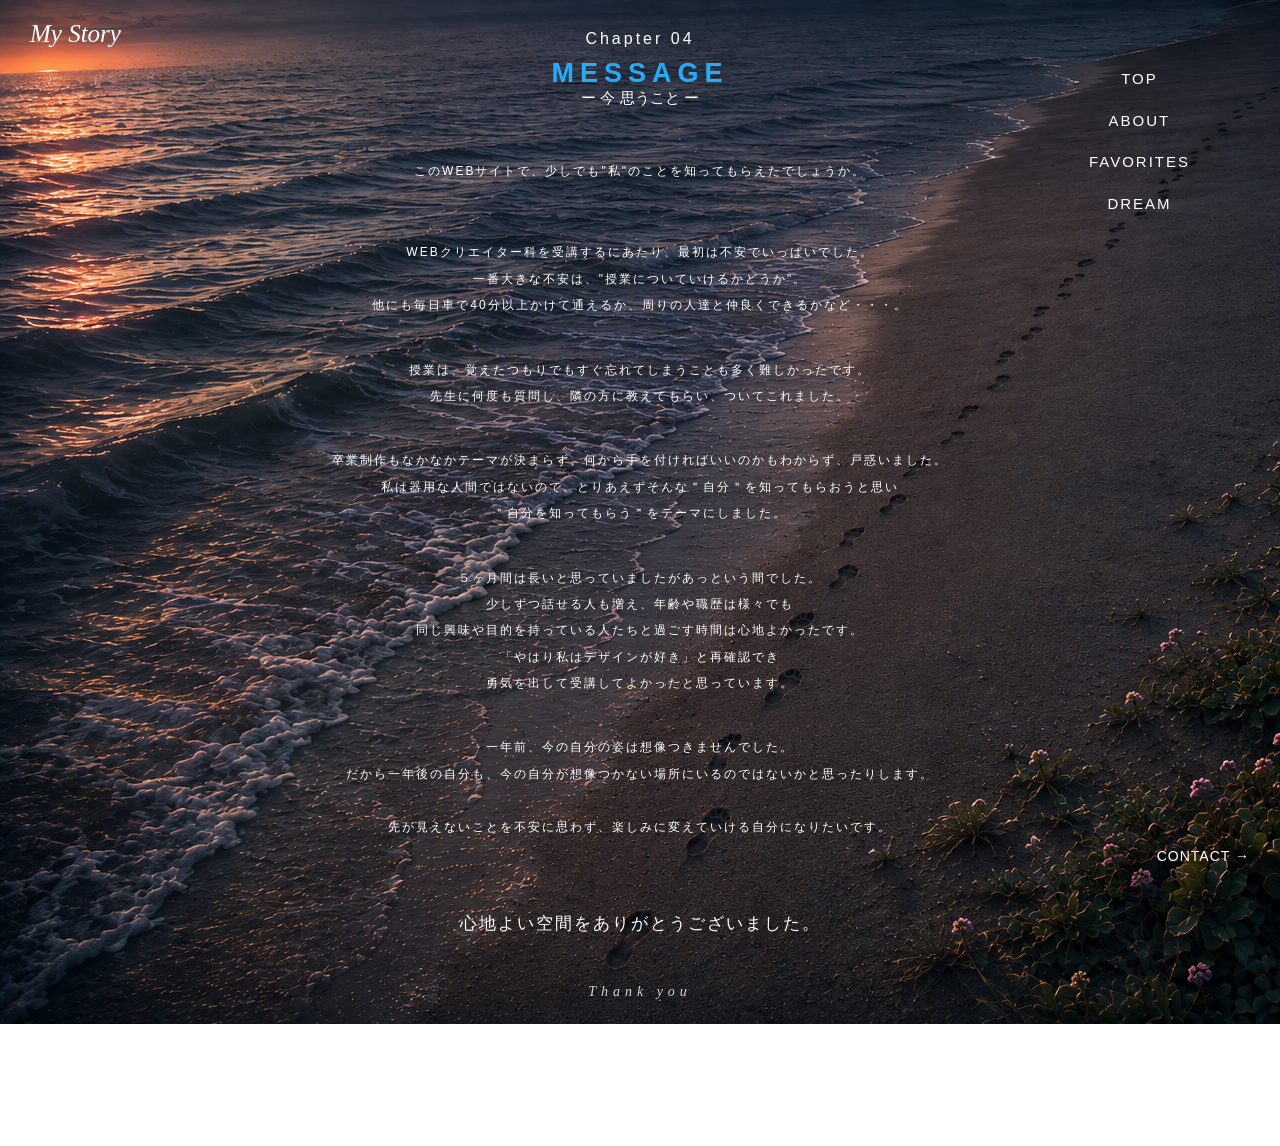
<file: message.html>
<!DOCTYPE html>
<html lang="ja">

<head>
    <meta charset="UTF-8">
    <meta name="viewport" content="width=device-width, initial-scale=1.0">
    <title>MESSAGE</title>
    <link rel="stylesheet" href="css/style.css">
</head>

<body>
    <section class="message-page">
        <p class="my-story">My Story</p>
        <nav class="nav">
            <a href="index.html">TOP</a>
            <a href="about.html">ABOUT</a>
            <a href="favorites.html">FAVORITES</a>
            <a href="dream.html"> DREAM</a>

        </nav>

        <div class="message-title">
            <p class="Chapter">Chapter 04</p>
            <h2>MESSAGE</h2>
            <p>ー 今 思うこと ー</p>
        </div>
        
        <div class="message-text">

            <p>このWEBサイトで、少しでも"私"のことを知ってもらえたでしょうか。</p>

            <p>
                WEBクリエイター科を受講するにあたり、最初は不安でいっぱいでした。<br>
                一番大きな不安は、"授業についていけるかどうか"。<br>
                他にも毎日車で40分以上かけて通えるか、周りの人達と仲良くできるかなど・・・。
            </p>

            <p>
                授業は、覚えたつもりでもすぐ忘れてしまうことも多く難しかったです。<br>
                先生に何度も質問し、隣の方に教えてもらい、ついてこれました。
            </p>

            <p>
                卒業制作もなかなかテーマが決まらず、何から手を付ければいいのかもわからず、戸惑いました。<br>
                私は器用な人間ではないので、とりあえずそんな＂自分＂を知ってもらおうと思い<br>
                ＂自分を知ってもらう＂をテーマにしました。
            </p>

            <p>
                ５ヶ月間は長いと思っていましたがあっという間でした。<br>
                少しずつ話せる人も増え、年齢や職歴は様々でも<br>
                同じ興味や目的を持っている人たちと過ごす時間は心地よかったです。<br>
                「やはり私はデザインが好き」と再確認でき<br>
                勇気を出して受講してよかったと思っています。
            </p>

            <p>
                一年前、今の自分の姿は想像つきませんでした。<br>
                だから一年後の自分も、今の自分が想像つかない場所にいるのではないかと思ったりします。<br><br>
                先が見えないことを不安に思わず、楽しみに変えていける自分になりたいです。
            </p>

            <p class="message-thanks">
                心地よい空間をありがとうございました。
            </p>

            <p class="thank-you">Thank you</p>

        </div>
    </section>

    <a href="contact.html" class="contact">
        CONTACT →
        <span>Let's talk.</span>
    </a>

</body>

</html>
</file>
<file: css/style.css>
* {
    margin: 0;
    padding: 0;
    box-sizing: border-box;
}


body {
    font-family: sans-serif;
}


/* TOP画像部分 */

.hero {
    width: 100%;
    height: 100vh;
    background-image:
        url(../images/top.jpg);
    background-size: cover;
    background-position: center center;
    position: relative;
    z-index: 1;
}

.overlay {
    position: absolute;
    top: 0;
    left: 0;
    width: 100%;
    height: 100%;
    background: rgba(0, 0, 0, 0.30);
    z-index: 2;
}

/* タイトル */

.hero-text {
    position: absolute;
    top: 30%;
    right: 10%;
    color: white;
    text-align: center;
    z-index: 3;
}


.hero-text h1 {
    font-family: "Alex Brush", cursive;
    font-size: 90px;
    font-weight: 590;
    letter-spacing: 1px;
}


.subtitle {
    font-size: 16px;
    letter-spacing: 2px;
}

.top-my-story {
    font-family: "Times New Roman", serif;
    font-size: 30px;
    font-style: italic;
    color: white;
    margin-top: 37px;
    letter-spacing: 2px;
}


.concept {
    margin-top: 35px;
    font-size: 20px;
    line-height: 1.8;
    letter-spacing: 2px;
}


/* CONTACT */

.contact {
    position: absolute;
    right: 40px;
    bottom: 40px;
    color: white !important;
    text-decoration: none;
    font-size: 14px;
    transition: .3s;
    z-index: 3;
    letter-spacing: 2px;
}

.contact span {
    display: block;
    opacity: 0;
    transform: translateY(10px);
    transition: .3s;
    z-index: 3;
}

.contact:hover {
    color: white !important;
}

.contact:hover span {
    opacity: 1;
    transform: translateY(0);
}

.navigation {
    position: absolute;
    right: 12%;
    bottom: 15%;
    display: flex;
    flex-direction: column;
    gap: 18px;
    text-align: right;
    z-index: 3;
}

.navigation a {
    position: relative;
    left: 0;
    color: white;
    text-decoration: none;
    font-size: 15px;
    letter-spacing: 3px;
    opacity: 0;
    transform: translateY(25px);
    animation: navFadeUp 1s ease-out forwards;
    transition: color .4s ease, left .4s ease;
}

.navigation a:nth-child(1) {
    animation-delay: 0.3s;
}

.navigation a:nth-child(2) {
    animation-delay: 0.6s;
}

.navigation a:nth-child(3) {
    animation-delay: 0.9s;
}

.navigation a:nth-child(4) {
    animation-delay: 1.2s;
}

/* 下からふわっと表示 */
@keyframes navFadeUp {
    from {
        opacity: 0;
        transform: translateY(25px);
    }

    to {
        opacity: 1;
        transform: translateY(0);
    }
}

/* hoverしたとき少し左へ */
.navigation a:hover {
    left: -8px;
}

/* hover色 */

.about:hover {
    color: #b69504;
    transform: translateX(-8px);
}


.favorites:hover {
    color: #ee398d;
    transform: translateX(-8px);
}


.dream:hover {
    color: #a538e4;
    transform: translateX(-8px);
}


.message:hover {
    color: #25abf8;
    transform: translateX(-8px);
}

/* =========================
   スマホ表示
   ========================= */

@media screen and (max-width: 768px) {

    /* TOP画像 */
    .hero {
        height: 100vh;
        min-height: 600px;
        background-position: center center;
    }

    /* タイトル */
    .hero-text {
        top: 25%;
        right: 0;
        left: 0;
        width: 100%;
        padding: 0 20px;
    }

    .hero-text h1 {
        font-size: 55px;
        letter-spacing: 1px;
        line-height: 1.2;
    }

    .subtitle {
        font-size: 13px;
        letter-spacing: 1.5px;
        margin-top: 10px;
    }

    .top-my-story {
        font-size: 25px;
        margin-top: 30px;
    }

    .concept {
        margin-top: 25px;
        font-size: 15px;
        letter-spacing: 1px;
        line-height: 1.8;
    }


    /* ナビゲーション */
    .navigation {
        right: 0;
        left: 0;
        bottom: 16%;
        align-items: center;
        text-align: center;
        gap: 16px;
    }

    .navigation a {
        font-size: 14px;
        letter-spacing: 2px;
    }

    /* スマホではhoverの横移動をなくす */
    .navigation a:hover {
        left: 0;
        transform: none;
    }


    /* CONTACT */
    .contact {
        right: 20px;
        bottom: 20px;
        font-size: 12px;
        letter-spacing: 1.5px;
    }

    /* スマホではhoverがないので Let's talk. を最初から表示 */
    .contact span {
        opacity: 1;
        transform: none;
        margin-top: 4px;
    }

}

/* =========================
   ABOUTページ
========================= */

.about-page {
    width: 100%;
    height: 100vh;
    background-image: url(../images/about.png);
    background-size: 100% 100%;
    background-position: center center;
    background-repeat: no-repeat;
    position: relative;
    z-index: 1;
}

.my-story {
    position: absolute;
    z-index: 10;
    top: 20px;
    left: 30px;
    margin: 0;
    color: white;
    font-family: "Times New Roman", serif;
    font-size: 25px;
    font-style: italic;
}

.about-page h2 {
    color: rgb(143, 140, 140);
    padding-bottom: 5px;
    text-align: center;
    font-size: 27px;
}

.about-page p.Chapter {
    padding-top: 30px;
    padding-bottom: 5px;
    color: white;
}

p {
    color: white;
}

.about-page p.about-text {
    color: white;
    font-size: 13px;
    letter-spacing: 2px;
}

.about-page p.about-text1 {
    color: white;
    font-size: 15px;
    letter-spacing: 2px;
}

.nav {
    color: white;
    position: absolute;
    z-index: 10;
    top: 60px;
    right: 90px;
    margin: 0;
    text-align: center;
}

/* ナビのリンク */

.nav a {
    display: block;
    color: white;
    text-decoration: none;
    font-size: 15px;
    letter-spacing: 2px;
    line-height: 2.5em;
    margin-bottom: 4px;
}


/* マウスを乗せても色を変えない */

.nav a:hover {
    color: #a8793f;
    text-decoration: none;
}

.contact {
    position: absolute;
    z-index: 10;
    right: 25px;
    bottom: 15px;
    margin: 0;
    color: #a8793f;
    font-size: 14px;
    letter-spacing: 1px;
}




/* DREAMページ領域 */

.dream-page {
    width: 100%;
    height: 100vh;
    background-image: url(../images/dream.png);
    background-size: cover;
    background-position: center center;
    position: relative;
    z-index: 1;
}

.Chapter {
    padding-top: 30px;
    letter-spacing: 3px;
}

.dream-page h2 {
    font-size: 27px;
    color: #c162f8;
    text-align: center;
    padding-top: 5px;
}

.Chapter,
p {
    font-size: 15px;
    text-align: center;
}

.about-dream {
    width: 60%;
    margin-left: 70px;
}

div.box-r,
div.box-l {
    padding: 1.5em;
    background: rgba(255, 255, 255, 0.3);
    width: 70%;
    margin-bottom: 1.5em;
    text-align: center;
}

div.box-r {
    margin-left: 150px;
}

dt {
    font-size: large;
    color: #a538e4;
    line-height: 2em;
    text-decoration: underline;
}

dd {
    font-size: small;
}

.nav {
    color: white;
    position: absolute;
    z-index: 10;
    top: 60px;
    right: 90px;
    margin: 0;
    text-align: center;
}

.nav a {
        display: block;
        color: white;
        text-decoration: none;
        font-size: 15px;
        letter-spacing: 2px;
        line-height: 2.5em;
        margin-bottom: 4px;
    }

    .nav a:hover {
        color: white;
        text-decoration: none;
    }


/* FAVORITESページ領域 */

.favorites-page {
    width: 100%;
    min-height: 100vh;
    height: auto;
    background-image: url(../images/favorites.png);
    background-size: cover;
    background-position: center center;
    position: relative;
    z-index: 1;
}

.favorites-page h2 {
    color: rgb(245, 101, 168);
    padding-bottom: 5px;
    text-align: center;
    font-size: 27px;
}

.chapter {
    font-size: 20px;
    margin-bottom: 10px;
    letter-spacing: 3px;
}


/* ==============================
   カテゴリー全体
============================== */

.favorites-content {
    width: 100%;
    max-width: 1220px;
    margin: 0 auto;
    display: grid;
    grid-template-columns: repeat(4, 1fr);
    gap: 20px;
}


/* ==============================
   4つのカード
============================== */

.favorite-card {
    min-height: 440px;
    padding: 55px 25px 35px;
    display: flex;
    flex-direction: column;
    align-items: center;
    justify-content: center;
    text-align: center;
    color: #ffffff;
    text-decoration: none;

    /* 半透明のボックス */
    background: rgba(255, 255, 255, 0.3);

    /* 白い枠線 */
    border: 2px solid rgba(255, 255, 255, 0.65);

    /* 角丸 */
    border-radius: 28px;

    backdrop-filter: blur(2px);

    transition:
        transform 0.3s ease,
        background 0.3s ease;
}

.favorite-card:hover {
    transform: translateY(-5px);
    background: rgba(255, 255, 255, 0.23);
}


/* ==============================
   アイコン
============================== */

.favorite-icon {
    width: 120px;
    height: 120px;
    display: flex;
    align-items: center;
    justify-content: center;
    margin-bottom: 20px;
    color: #ffffff;
}

.favorite-icon1 img {
    width: 170px;
    height: 170px;
    object-fit: contain;
    display: block;
}

.favorite-icon img {
    width: 120px;
    height: 120px;
    object-fit: contain;
    display: block;
}

/* ==============================
   アイコン下の線
============================== */

.favorite-line {
    width: 85px;
    height: 1px;
    background: rgba(26, 25, 25, 0.75);
    margin-bottom: 25px;
}


/* ==============================
   カードタイトル
============================== */

.favorite-card h3 {
    font-family: "Josefin Sans", sans-serif;
    font-size: 27px;
    font-weight: 600;
    line-height: 1.3;
    letter-spacing: 1px;
    margin-bottom: 20px;
    color: black;
}


/* ==============================
   カード説明
============================== */

.favorite-card p {
    font-size: 13px;
    line-height: 1.8;
    letter-spacing: 1px;
    color: black;
}


/* ==============================
   AND MORE
============================== */

.favorite-more {
    grid-column: 1 / -1;
    min-height: 140px;
    padding: 20px 60px;
    display: flex;
    align-items: center;
    justify-content: center;
    gap: 55px;
    color: #ffffff;
    text-decoration: none;
    background: rgba(255, 255, 255, 0.14);
    border: 2px solid rgba(255, 255, 255, 0.65);
    border-radius: 28px;
    backdrop-filter: blur(2px);
    transition:
        transform 0.3s ease,
        background 0.3s ease;
}

.favorite-more:hover {
    transform: translateY(-4px);
    background: rgba(255, 255, 255, 0.22);
}


/* ==============================
   AND MORE アイコン
============================== */

.more-icon {
    font-size: 52px;
    line-height: 1;
    white-space: nowrap;
}

.more-icon img {
    width: 70px;
    height: 70px;
    object-fit: contain;
    display: block;
}

/* ==============================
   AND MORE テキスト
============================== */

.favorite-more-text {
    text-align: center;
}

.favorite-more-text .favorite-line {
    margin: 0 auto 16px;
}

.favorite-more h3 {
    font-family: "Josefin Sans", sans-serif;
    font-size: 25px;
    letter-spacing: 2px;
    margin-bottom: 10px;
    color: black;
}

.favorite-more p {
    font-size: 13px;
    letter-spacing: 1px;
    color: black;
}


/* ==============================
   CONTACT
============================== */

.contact-link {
    position: absolute;

    right: 45px;
    bottom: 32px;

    color: #ffffff;
    text-decoration: none;

    font-size: 18px;
    letter-spacing: 3px;

    transition: opacity 0.3s ease;
}

.contact-link:hover {
    opacity: 0.6;
}


/* ==============================
   スマートフォン対応
============================== */

@media (max-width: 1000px) {

    .favorites-page {
        padding: 30px 6%;
    }

    .favorites-content {
        grid-template-columns: repeat(2, 1fr);
    }

    .favorite-more {
        grid-column: 1 / -1;
    }

    .side-nav {
        right: 25px;
    }
}


@media (max-width: 600px) {

    .favorites-page {
        padding: 25px 20px 100px;
    }
}

.page-header {
    position: relative;
    top: auto;
    left: auto;
}


/* =========================
   FAVORITES / MOVIE
========================= */

.movie-section {
    width: 90%;
    max-width: 1200px;
    margin: 0 auto;
    padding: 120px 0 140px;
    background: #fff;
}


/* MOVIEタイトル */

.movie-section .section-title {
    text-align: center;
    margin-bottom: 25px;
}

.movie-section .section-number {
    margin: 0 0 5px;
    font-size: 14px;
    letter-spacing: 1px;
}

.movie-section .section-title h2 {
    margin: 0;
    color: #f05a9d;
    font-size: 30px;
    letter-spacing: 1px;
}


/* 最初のコメント */

.movie-section .section-intro {
    margin: 0 auto 70px;
    text-align: center;
    line-height: 2;
    font-size: 15px;
    letter-spacing: 1px;
    color: #333;
}


/* 3作品を横並び */

.movie-list {
    display: flex;
    justify-content: space-between;
    gap: 55px;
    width: 100%;
}


/* 1作品 */

.movie-item {
    flex: 1;
    text-align: center;
}


/* 映画画像 */

.movie-image {
    width: 100%;
    height: 330px;
    margin-bottom: 25px;
    overflow: hidden;
}

.movie-image img {
    width: 100%;
    height: 100%;
    object-fit: contain;
}


/* 映画タイトル */

.movie-item h3 {
    margin: 0 0 20px;
    font-family: "Josefin Sans", sans-serif;
    font-size: 21px;
    font-weight: 600;
    line-height: 1.5;
    letter-spacing: 1px;
    color: #222;
}


/* 映画コメント */

.movie-comment {
    margin: 0 auto;
    max-width: 320px;
    font-size: 14px;
    line-height: 2;
    letter-spacing: 0.5px;
    color: #444;
    text-align: left;
}


/* =========================
   ページ内スクロール
========================= */

html {
    scroll-behavior: smooth;
}

/* =========================
   ANIMATION
========================= */

.animation-section {
    padding: 100px 8%;
}

.animation-section .section-title {
    text-align: center;
    margin-bottom: 25px;
}

.animation-section .section-number {
    margin: 0 0 5px;
    font-size: 14px;
    letter-spacing: 1px;
}

.animation-section .section-title h2 {
    margin: 0;
    color: #f05a9d;
    font-size: 30px;
    letter-spacing: 2px;
}

.animation-item {
    display: flex;
    align-items: center;
    justify-content: center;
    gap: 70px;
    max-width: 1000px;
    margin: 60px auto 0;
}

/* Animation 画像 */
.animation-image {
    width: 330px;
    height: 460px;
    flex-shrink: 0;
}

.animation-image img {
    width: 100%;
    height: 100%;
    object-fit: contain;
    display: block;
}

/* Animation 文章 */
.animation-text {
    max-width: 430px;
}

.animation-text h3 {
    font-size: 28px;
    font-weight: 500;
    letter-spacing: 3px;
    margin-bottom: 25px;
    text-align: center;
}

.animation-comment {
    font-size: 15px;
    line-height: 2.2;
    letter-spacing: 1px;
}


/* =========================
   TV SERIES
========================= */

.tv-section {
    padding: 100px 8%;
}

.tv-section .section-title {
    text-align: center;
    margin-bottom: 25px;
}

.tv-section .section-number {
    margin: 0 0 5px;
    font-size: 14px;
    letter-spacing: 1px;
}

.tv-section .section-title h2 {
    margin: 0;
    color: #f05a9d;
    font-size: 30px;
    letter-spacing: 2px;
}

.tv-item {
    display: flex;
    align-items: center;
    justify-content: center;
    gap: 70px;
    max-width: 1000px;
    margin: 60px auto 0;
}

/* TV Series 画像 */
.tv-image {
    width: 330px;
    height: 460px;
    flex-shrink: 0;
}

.tv-image img {
    width: 100%;
    height: 100%;
    object-fit: contain;
    display: block;
}

/* TV Series 文章 */
.tv-text {
    max-width: 430px;
}

.tv-text h3 {
    font-size: 28px;
    font-weight: 500;
    letter-spacing: 3px;
    margin-bottom: 25px;
}

.tv-comment {
    font-size: 15px;
    line-height: 2.2;
    letter-spacing: 1px;
}

.animation-comment,
.tv-comment {
    display: block !important;
    visibility: visible !important;
    opacity: 1 !important;
    color: #222 !important;
    font-size: 15px !important;
    line-height: 2.2 !important;
    text-align: left;
}

/* =========================
   CAT
========================= */

.cat-section {
    width: 90%;
    max-width: 1100px;
    margin: 0 auto;
    padding: 120px 0 160px;
    background: #fff;
    color: #333;
}


/* =========================
   CAT タイトル
========================= */

.cat-section .section-title {
    text-align: center;
    margin-bottom: 35px;
}

.cat-section .section-number {
    margin: 0 0 5px;
    font-size: 14px;
    letter-spacing: 1px;
}

.cat-section .section-title h2 {
    margin: 0;
    color: #f05a9d;
    font-size: 30px;
    letter-spacing: 2px;
}


/* =========================
   INTRO
========================= */

.cat-intro {
    max-width: 700px;
    margin: 0 auto 120px;
    text-align: center;
}

.cat-intro p {
    margin: 0;
    font-size: 16px;
    line-height: 2.2;
    letter-spacing: 1px;
    color: #444 !important;
    display: block !important;
    visibility: visible !important;
    opacity: 1 !important;
}


/* =========================
   文章＋画像
========================= */

.cat-story {
    display: flex;
    align-items: center;
    justify-content: space-between;
    gap: 80px;
    margin-bottom: 150px;
}

.cat-story.reverse {
    flex-direction: row-reverse;
}


/* =========================
   CAT 文章
========================= */

.cat-text {
    flex: 1;
    max-width: 500px;
}

.cat-text h3 {
    margin: 0 0 30px;
    font-family: "Josefin Sans", sans-serif;
    font-size: 25px;
    font-weight: 500;
    letter-spacing: 2px;
    color: #222;
}

.cat-text p {
    margin: 0 0 25px;
    font-size: 15px;
    line-height: 2.2;
    letter-spacing: 0.8px;
    color: #444;
}


/* =========================
   CAT 画像
========================= */

.cat-image {
    width: 430px;
    flex-shrink: 0;
}

.cat-image img {
    width: 100%;
    height: auto;
    display: block;
    object-fit: contain;
}


/* =========================
   日常の思い出
========================= */

.cat-memory {
    margin-bottom: 150px;
    text-align: center;
}

.cat-memory>h3 {
    margin: 0 0 70px;
    font-family: "Josefin Sans", sans-serif;
    font-size: 25px;
    font-weight: 500;
    letter-spacing: 2px;
    color: #222;
}

.cat-memory-item {
    margin-bottom: 100px;
}

.cat-memory-item:last-child {
    margin-bottom: 0;
}

.cat-memory-item>p {
    margin: 0 0 30px;
    font-size: 18px;
    line-height: 1.8;
    letter-spacing: 1px;
    color: #333;
}

.cat-memory-item .cat-image {
    width: 650px;
    max-width: 100%;
    margin: 0 auto;
}


/* =========================
   エピソード
========================= */

.cat-episodes {
    max-width: 750px;
    margin: 0 auto 130px;
}

.cat-episodes h3 {
    margin: 0 0 40px;
    text-align: center;
    font-family: "Josefin Sans", sans-serif;
    font-size: 25px;
    font-weight: 500;
    letter-spacing: 2px;
    color: #222;
}

.cat-episodes p {
    margin: 0 0 25px;
    font-size: 15px;
    line-height: 2.3;
    letter-spacing: 0.8px;
    color: #444;
}


/* =========================
   その後のみいちゃん
========================= */

.cat-final-story {
    max-width: 750px;
    margin: 0 auto 130px;
    text-align: center;
}

.cat-final-story p {
    margin: 0 0 30px;
    font-size: 16px;
    line-height: 2.3;
    letter-spacing: 1px;
    color: #444;
}


/* =========================
   最後のメッセージ
========================= */

.cat-message {
    max-width: 750px;
    margin: 0 auto;
    padding: 70px 40px;
    text-align: center;
    border-top: 1px solid rgba(245, 90, 157, 0.35);
    border-bottom: 1px solid rgba(245, 90, 157, 0.35);
}

.cat-message h3 {
    margin: 0 0 40px;
    font-family: "Josefin Sans", sans-serif;
    font-size: 25px;
    font-weight: 500;
    letter-spacing: 3px;
    color: #f05a9d;
}

.cat-message p {
    margin: 0 0 25px;
    font-size: 16px;
    line-height: 2.3;
    letter-spacing: 1px;
    color: #444;
}

.cat-message p:last-child {
    margin-bottom: 0;
    font-size: 19px;
    color: #333;
}

/* =========================
   NICE PLACE
========================= */

.nice-section {
    width: 90%;
    max-width: 1100px;
    margin: 0 auto;
    padding: 120px 0 160px;
    background: #fff;
    color: #333;
}

/* =========================
   NICE PLACE タイトル
========================= */

.nice-section .section-title {
    text-align: center;
    margin-bottom: 45px;
}

.nice-section .section-number {
    margin: 0 0 5px;
    font-size: 14px;
    letter-spacing: 1px;
}

.nice-section .section-title h2 {
    margin: 0;
    color: #f05a9d;
    font-size: 30px;
    letter-spacing: 2px;
}

/* =========================
   INTRODUCTION
========================= */

.nice-intro {
    max-width: 750px;
    margin: 0 auto 120px;
    text-align: center;
}

.nice-intro p {
    margin: 0 0 30px;
    font-size: 15px;
    line-height: 2.3;
    letter-spacing: 1px;
    color: #444;
}

.nice-intro p:last-child {
    margin-bottom: 0;
}

/* =========================
   コース全体
========================= */

.walk-course {
    margin-bottom: 150px;
}

.walk-course h3,
.favorite-view h3,
.other-favorites h3,
.osaka-trip h3 {
    margin: 0 0 20px;
    text-align: center;
    font-family: "Josefin Sans", sans-serif;
    font-size: 25px;
    font-weight: 500;
    letter-spacing: 2px;
    color: #222;
}

.course-intro,
.trip-intro {
    margin: 0 auto 50px;
    text-align: center;
    font-size: 15px;
    line-height: 2.2;
    letter-spacing: 1px;
    color: #444;
}

/* =========================
   写真
========================= */

/* =========================
   その他のお気に入り写真
   横並び
========================= */

.other-favorites {
    margin-bottom: 150px;
}

.other-favorites h3 {
    margin-bottom: 50px;
}

.other-favorites .photo-item {
    width: calc((100% - 90px) / 4);
    margin: 0;
    text-align: center;
}

.other-favorites {
    display: flex;
    flex-wrap: wrap;
    justify-content: space-between;
    gap: 30px;
}

.other-favorites h3 {
    width: 100%;
    text-align: center;
}

.other-favorites .photo-item img {
    width: 100%;
    height: 170px;
    object-fit: contain;
    display: block;
}

.other-favorites .photo-comment {
    margin-top: 15px;
    font-size: 13px;
    line-height: 1.8;
}

.nice-section .photo-item img {
    width: 100%;
    height: auto;
    display: block;
    object-fit: contain;
    margin: 0 auto;
}

/* =========================
   写真コメント
========================= */

.nice-section .photo-comment {
    margin: 20px 0 0;
    font-size: 14px;
    line-height: 2;
    letter-spacing: 0.8px;
    color: #444;
}

/* =========================
   海沿いコース
========================= */

.seaside {
    display: flex;
    flex-wrap: wrap;
    justify-content: space-between;
    gap: 30px;
}

.seaside h3,
.seaside .course-intro {
    width: 100%;
}

.seaside h3 {
    margin-bottom: 20px;
    text-align: center;
}

.seaside .course-intro {
    margin-bottom: 50px;
    text-align: center;
}

.seaside .photo-item {
    width: calc((100% - 90px) / 4);
    margin: 0;
    text-align: center;
}

.seaside .photo-item img {
    width: 100%;
    height: 240x;
    object-fit: contain;
    display: block;
}

.seaside .photo-comment {
    margin-top: 15px;
    font-size: 13px;
    line-height: 1.8;
}

/* =========================
   川沿いコース
========================= */

.riverside {
    display: flex;
    flex-wrap: wrap;
    justify-content: space-between;
    gap: 3px;
}

.riverside h3,
.riverside .course-intro {
    width: 100%;
}

.riverside h3 {
    margin-bottom: 20px;
    text-align: center;
}

.riverside .course-intro {
    margin-bottom: 50px;
    text-align: center;
}

.riverside .photo-item {
    width: calc((100% - 90px) / 4);
    margin: 0;
    text-align: center;
}

.riverside .photo-item img {
    width: 100%;
    height: 340px;
    object-fit: contain;
    display: block;
}

.riverside .photo-comment {
    margin-top: 15px;
    font-size: 13px;
    line-height: 1.8;
}

/* =========================
   My favorite view
========================= */

.favorite-view {
    margin-bottom: 150px;
    text-align: center;
}

.favorite-view>p {
    margin: 0 0 45px;
    font-size: 15px;
    line-height: 2.2;
    letter-spacing: 1px;
    color: #444;
}

.favorite-view-photo {
    width: 100%;
    max-width: 600px;
    margin: 0 auto;
}

.favorite-view-photo img {
    width: 100%;
    height: auto;
    display: block;
}

.other-favorites {
    margin-bottom: 150px;
}

/* =========================
   大阪一人旅
========================= */

.osaka-trip {
    display: flex;
    flex-wrap: wrap;
    justify-content: space-between;
    gap: 3px;
    margin-bottom: 50px;
}

.osaka-trip h3,
.osaka-trip .trip-intro {
    width: 100%;
}

.osaka-trip h3 {
    margin-bottom: 20px;
    text-align: center;
}

.osaka-trip .trip-intro {
    margin-bottom: 50px;
    text-align: center;
}

.osaka-trip .photo-item {
    width: calc((100% - 90px) / 4);
    margin: 0;
    text-align: center;
}

.osaka-trip .photo-item img {
    width: 100%;
    height: 320px;
    object-fit: contain;
    display: block;
}

.osaka-trip .photo-comment {
    margin-top: 15px;
    font-size: 13px;
    line-height: 1.8;
}

/* =========================
   NOVEL
========================= */

.novel-section {
    width: 90%;
    max-width: 1100px;
    margin: 0 auto;
    padding: 120px 0 160px;
    background: #fff;
    color: #333;
}

/* =========================
   NOVEL タイトル
========================= */

.novel-section>.section-title {
    text-align: center;
    margin-bottom: 30px;
}

.novel-section .section-number {
    margin: 0 0 5px;
    font-size: 14px;
    letter-spacing: 1px;
}

.novel-section .section-title h2 {
    margin: 0;
    color: #f05a9d;
    font-size: 30px;
    letter-spacing: 2px;
}

/* =========================
   NOVEL INTRO
========================= */

.novel-intro {
    margin: 0 auto 70px;
    text-align: center;
}

.novel-intro p {
    margin: 0;
    font-size: 15px;
    line-height: 2.2;
    letter-spacing: 1px;
    color: #444;
}

/* =========================
   NOVEL 3作品
========================= */

.novel-list {
    display: flex;
    justify-content: space-between;
    gap: 45px;
    width: 100%;
}

.novel-item {
    flex: 1;
    text-align: center;
}

/* =========================
   NOVEL 画像
========================= */

.novel-image {
    width: 100%;
    height: 300px;
    margin-bottom: 25px;
}

.novel-image img {
    width: 100%;
    height: 100%;
    object-fit: contain;
    display: block;
}

/* =========================
   NOVEL タイトル
========================= */

.novel-item h3 {
    margin: 0 0 20px;
    font-family: "Josefin Sans", sans-serif;
    font-size: 21px;
    font-weight: 600;
    line-height: 1.5;
    letter-spacing: 1px;
    color: #222;
}

/* =========================
   NOVEL コメント
========================= */

.novel-comment {
    margin: 0 auto;
    max-width: 320px;
    font-size: 14px;
    line-height: 2;
    letter-spacing: 0.5px;
    color: #444;
    text-align: left;
}


/* =========================
   COMIC
========================= */

.comic-section {
    margin-top: 170px;
}

/* =========================
   COMIC タイトル
========================= */

.comic-section .section-title {
    text-align: center;
    margin-bottom: 30px;
}

.comic-section .section-number {
    margin: 0 0 5px;
    font-size: 14px;
    letter-spacing: 1px;
}

.comic-section .section-title h2 {
    margin: 0;
    color: #f05a9d;
    font-size: 30px;
    letter-spacing: 2px;
}

/* =========================
   COMIC INTRO
========================= */

.comic-intro {
    margin: 0 auto 70px;
    text-align: center;
}

.comic-intro p {
    margin: 0;
    font-size: 15px;
    line-height: 2.2;
    letter-spacing: 1px;
    color: #444;
}

/* =========================
   COMIC 作品
========================= */

/* =========================
   COMIC 作品
========================= */

.comic-item {
    display: flex;
    align-items: center;
    justify-content: center;
    gap: 80px;
    max-width: 950px;
    margin: 0 auto;
}

/* =========================
   COMIC 画像
========================= */

.comic-image {
    width: 420px;
    flex-shrink: 0;
}

.comic-image img {
    width: 100%;
    height: auto;
    display: block;
    object-fit: contain;
}

/* =========================
   COMIC 文章
========================= */

.comic-text {
    width: 400px;
    max-width: 400px;
    text-align: center;
}

/* Comicタイトル */

.comic-text h3 {
    margin: 0 0 25px;
    font-family: "Josefin Sans", sans-serif;
    font-size: 27px;
    font-weight: 500;
    letter-spacing: 2px;
    color: #222;
    text-align: center;
}

/* Comicコメント */

.comic-text .comic-comment {
    margin: 0;
    font-size: 15px;
    line-height: 2.2;
    letter-spacing: 0.8px;
    color: #444;
    text-align: left;
}

.comic-section .comic-text h3 {
    text-align: center !important;
}

/* =========================
   ↑ TOP 固定表示
========================= */

.back-to-top {
    position: fixed;
    left: 50%;
    bottom: 25px;
    transform: translateX(-50%);

    width: 130px;
    padding: 13px 0;

    background: #f05a9d;
    color: #ffffff;

    text-decoration: none;
    text-align: center;

    font-size: 15px;
    font-weight: 500;
    letter-spacing: 2px;

    border-radius: 30px;

    z-index: 1000;

    transition: background 0.3s ease,
        transform 0.3s ease;
}

.back-to-top:hover {
    background: #e54891;
    transform: translateX(-50%) translateY(-3px);
}

/* =========================
   スマートフォン対応
========================= */

@media (max-width: 800px) {

    .novel-section {
        width: 90%;
        padding: 90px 0 120px;
    }

    .novel-list {
        flex-direction: column;
        gap: 70px;
    }

    .novel-image {
        height: 320px;
    }

    .novel-comment {
        max-width: 500px;
    }

    .comic-section {
        margin-top: 120px;
    }

    .comic-item {
        flex-direction: column;
        gap: 40px;
    }

    .comic-image {
        width: 90%;
        max-width: 350px;
    }

    .comic-text {
        max-width: 500px;
        text-align: center;
    }

    .comic-comment {
        text-align: left;
    }
}


/* =========================
   AND MORE
========================= */

.and-more-section {
    width: 100%;
    margin-top: 120px;
    padding: 0 0 180px;
    background: #fff;
    box-sizing: border-box;
}


/* =========================
   AND MORE タイトル
========================= */

.and-more-section .section-title {
    width: 100%;
    text-align: center;
    margin: 0 auto 60px;
}

.and-more-section .section-title .section-number {
    margin: 0 0 5px;
    font-size: 14px;
    letter-spacing: 1px;
    color: #333;
    text-align: center;
}

.and-more-section .section-title h2 {
    margin: 0 auto;
    padding: 0;

    color: #f05a9d !important;

    font-size: 30px;
    font-weight: 500;
    letter-spacing: 2px;

    text-align: center !important;
}


/* =========================
   大きなピンクの円
========================= */

.and-more-list {
    width: 1200px;
    height: 1200px;

    max-width: 94vw;
    max-height: 94vw;

    margin: 0 auto;

    padding: 180px 150px;

    background: #f05a9d;

    border-radius: 50%;

    box-sizing: border-box;

    display: flex;
    flex-direction: column;
    justify-content: flex-start;
}


/* =========================
   導入文
========================= */

.and-more-intro {
    width: 100%;
    max-width: 800px;

    margin: 0 auto 70px;

    text-align: center;

    font-size: 16px;
    line-height: 2.2;
    letter-spacing: 1px;

    color: #444;
}

/* =========================
   10個の文章
========================= */

.and-more-list p:not(.and-more-intro) {
    width: 82%;

    margin: 0 0 30px;

    font-size: 14px;
    line-height: 1.8;
    letter-spacing: 1px;

    color: #ffffff !important;
}


/* =========================
   左右交互に配置
========================= */

/* 左 */
.and-more-list p:nth-child(2),
.and-more-list p:nth-child(4),
.and-more-list p:nth-child(6),
.and-more-list p:nth-child(8),
.and-more-list p:nth-child(10) {
    align-self: flex-start;
    text-align: left;
}


/* 右 */
.and-more-list p:nth-child(3),
.and-more-list p:nth-child(5),
.and-more-list p:nth-child(7),
.and-more-list p:nth-child(9),
.and-more-list p:nth-child(11) {
    align-self: flex-end;
    text-align: right;
}


/* 最後の文章 */
.and-more-list p:last-child {
    margin-bottom: 0;
}

/* AND MORE 最後の文章を少し右へ */
.and-more-list p:last-child {
    transform: translateX(70px);
}

/* =========================
   スマートフォン
========================= */

@media (max-width: 800px) {

    .and-more-section {
        margin-top: 80px;
        padding-bottom: 100px;
    }

    .and-more-section .section-title {
        margin-bottom: 40px;
    }

    .and-more-section .section-title h2 {
        font-size: 26px;
    }

    .and-more-list {
        width: 94vw;
        height: 94vw;

        min-height: 850px;
        max-height: none;

        padding: 100px 50px;

        border-radius: 50%;
    }

    .and-more-intro {
        font-size: 14px;
        line-height: 1.8;
        margin-bottom: 50px;
    }

    .and-more-list p:not(.and-more-intro) {
        width: 88%;
        font-size: 11px;
        line-height: 1.7;
        margin-bottom: 13px;
    }
}

/* =========================
   MESSAGEページ
========================= */

.message-page {
    min-height: 100vh;
    padding: 40px 8% 100px;
    box-sizing: border-box;
    background-image: url(../images/message.png);
    background-repeat: no-repeat;
}

/* Chapter 04 */
.message-page .Chapter {
    margin-top: 10px;
    margin-bottom: 10px;
    text-align: center;
    font-size: 16px;
    letter-spacing: 3px;
}

/* MESSAGE */
.message-page h2 {
    margin: 0;
    text-align: center;
    font-size: 27px;
    font-weight: 600;
    letter-spacing: 6px;
    color: #25abf8;
}

/* ー 今 思うこと ー */
.message-page>p:not(.my-story):not(.Chapter) {
    text-align: center;
    margin: 15px 0 50px;
    font-size: 15px;
    letter-spacing: 3px;
}


/* =========================
   文章
========================= */

.message-text {
    max-width: 850px;
    margin: 0 auto;
    text-align: left;
    line-height: 2.2;
    letter-spacing: 2px;
}

/* 各段落 */
.message-text>p {
    margin: 0 0 38px;
    font-size: 12px;
}

/* 最初の段落 */
.message-text>p:first-child {
    margin-bottom: 55px;
}


/* =========================
   最後の感謝
========================= */

.message-text .message-thanks {
    margin-top: 65px;
    margin-bottom: 25px;
    text-align: center;
    font-size: 17px;
    letter-spacing: 2px;
}


/* =========================
   Thank you
========================= */

.message-text .thank-you {
    margin-top: 35px;
    text-align: center;
    font-family: serif;
    font-size: 14px;
    font-style: italic;
    letter-spacing: 5px;
    opacity: 0.8;
}

.message-title {
    position: relative;
    top: -50px;
}

/* MESSAGEページのCONTACT */
.message-page+.contact {
    position: fixed;
    bottom: 20px;
    top: auto;
    right: 30px;
}


/* =========================
   CONTACTページ
========================= */

.contact-page {
    width: 100%;
    min-height: 100vh;
    background: #e8e3dc;
    color: #333;
    position: relative;
    padding: 60px 8% 100px;
}


/* =========================
   My Story
========================= */

.contact-page .my-story {
    position: absolute;
    top: 20px;
    left: 30px;
    margin: 0;
    color: #555;
    font-family: "Times New Roman", serif;
    font-size: 25px;
    font-style: italic;
}


/* =========================
   ナビゲーション
========================= */

.contact-nav {
    position: absolute;
    top: 45px;
    right: 70px;
    display: flex;
    gap: 30px;
}

.contact-nav a {
    color: #555;
    text-decoration: none;
    font-size: 13px;
    letter-spacing: 2px;
    transition: opacity 0.3s ease;
}

.contact-nav a:hover {
    opacity: 0.5;
}


/* =========================
   CONTACT メイン
========================= */

.contact-content {
    width: 100%;
    max-width: 850px;
    margin: 0 auto;
    padding-top: 100px;
    text-align: center;
}


/* CONTACT */

.contact-label {
    margin-bottom: 15px;
    font-family: "Josefin Sans", sans-serif;
    font-size: 13px;
    letter-spacing: 4px;
    color: #777;
}


/* Let's talk. */

.contact-content h1 {
    margin: 0 0 25px;
    font-family: "Times New Roman", serif;
    font-size: 64px;
    font-weight: 400;
    font-style: italic;
    letter-spacing: 2px;
    color: #333;
}


/* 質問 */

.contact-question {
    margin-bottom: 30px;
    font-family: "Josefin Sans", sans-serif;
    font-size: 18px;
    letter-spacing: 2px;
    color: #555;
}


/* 説明 */

.contact-intro {
    margin-bottom: 65px;
    font-size: 14px;
    line-height: 2.2;
    letter-spacing: 1px;
    color: #555;
}


/* =========================
   フォーム
========================= */

.contact-form {
    width: 100%;
    max-width: 600px;
    margin: 0 auto;
    text-align: center;
}

/* 各入力項目 */

.form-group {
    margin-bottom: 35px;
}


/* ラベル */

.form-group label {
    display: block;
    margin-bottom: 10px;
    font-family: "Josefin Sans", sans-serif;
    font-size: 12px;
    letter-spacing: 3px;
    color: #555;
}


/* 名前 */

.form-group input,
.form-group textarea {
    width: 70%;
    border: none;
    border-bottom: 1px solid #999;
    background: transparent;
    padding: 12px 5px;
    font-family: sans-serif;
    font-size: 14px;
    color: #333;
    outline: none;
}


/* メッセージ */

.form-group textarea {
    height: 250px;
    resize: vertical;
    border: 1px solid #999;
    padding: 15px;
}


/* プレースホルダー */

.form-group input::placeholder,
.form-group textarea::placeholder {
    color: #999;
}


/* フォーカス */

.form-group input:focus,
.form-group textarea:focus {
    border-color: #555;
}


/* =========================
   SENDボタン
========================= */

.contact-form button {
    display: block;
    margin: 15px auto 0;
    padding: 12px 35px;
    border: 1px solid #555;
    border-radius: 30px;
    background: transparent;
    color: #333;
    font-size: 13px;
    letter-spacing: 3px;
    cursor: pointer;
    transition:
        background 0.3s ease,
        color 0.3s ease;
}


.contact-form button:hover {
    background: #555;
    color: #fff;
}

/* =========================
   CONTACT スマホ対応
========================= */

@media (max-width: 768px) {

    /* ページ全体 */
    .contact-page {
        min-height: 100vh;
        padding: 30px 20px 70px;
        overflow-x: hidden;
    }

    /* My Story */
    .contact-page .my-story {
        position: static;
        text-align: center;
        font-size: 22px;
        margin-bottom: 25px;
    }

    /* ナビゲーション */
    .contact-nav {
        position: static;
        display: flex;
        justify-content: center;
        flex-wrap: wrap;
        gap: 12px 20px;
        margin-bottom: 50px;
    }

    .contact-nav a {
        font-size: 11px;
        letter-spacing: 1.5px;
    }

    /* CONTACT メイン */
    .contact-content {
        width: 100%;
        max-width: 100%;
        padding-top: 0;
    }

    /* CONTACT */
    .contact-label {
        font-size: 11px;
        letter-spacing: 3px;
        margin-bottom: 10px;
    }

    /* Let's talk. */
    .contact-content h1 {
        font-size: 48px;
        letter-spacing: 1px;
        margin-bottom: 20px;
    }

    /* 質問 */
    .contact-question {
        font-size: 15px;
        letter-spacing: 1.5px;
        margin-bottom: 25px;
    }

    /* 説明 */
    .contact-intro {
        font-size: 13px;
        line-height: 2;
        letter-spacing: 0.5px;
        margin-bottom: 50px;
    }

    /* フォーム */
    .contact-form {
        width: 100%;
        max-width: 100%;
    }

    /* 各入力項目 */
    .form-group {
        margin-bottom: 30px;
    }

    /* NAME */
    .form-group input {
        width: 80%;
        font-size: 14px;
    }

    /* MESSAGE */
    .form-group textarea {
        width: 100%;
        height: 220px;
        font-size: 14px;
    }

    /* ラベル */
    .form-group label {
        font-size: 11px;
        letter-spacing: 2.5px;
    }

    /* SEND */
    .contact-form button {
        margin-top: 10px;
        padding: 11px 30px;
        font-size: 12px;
    }
}
</file>
